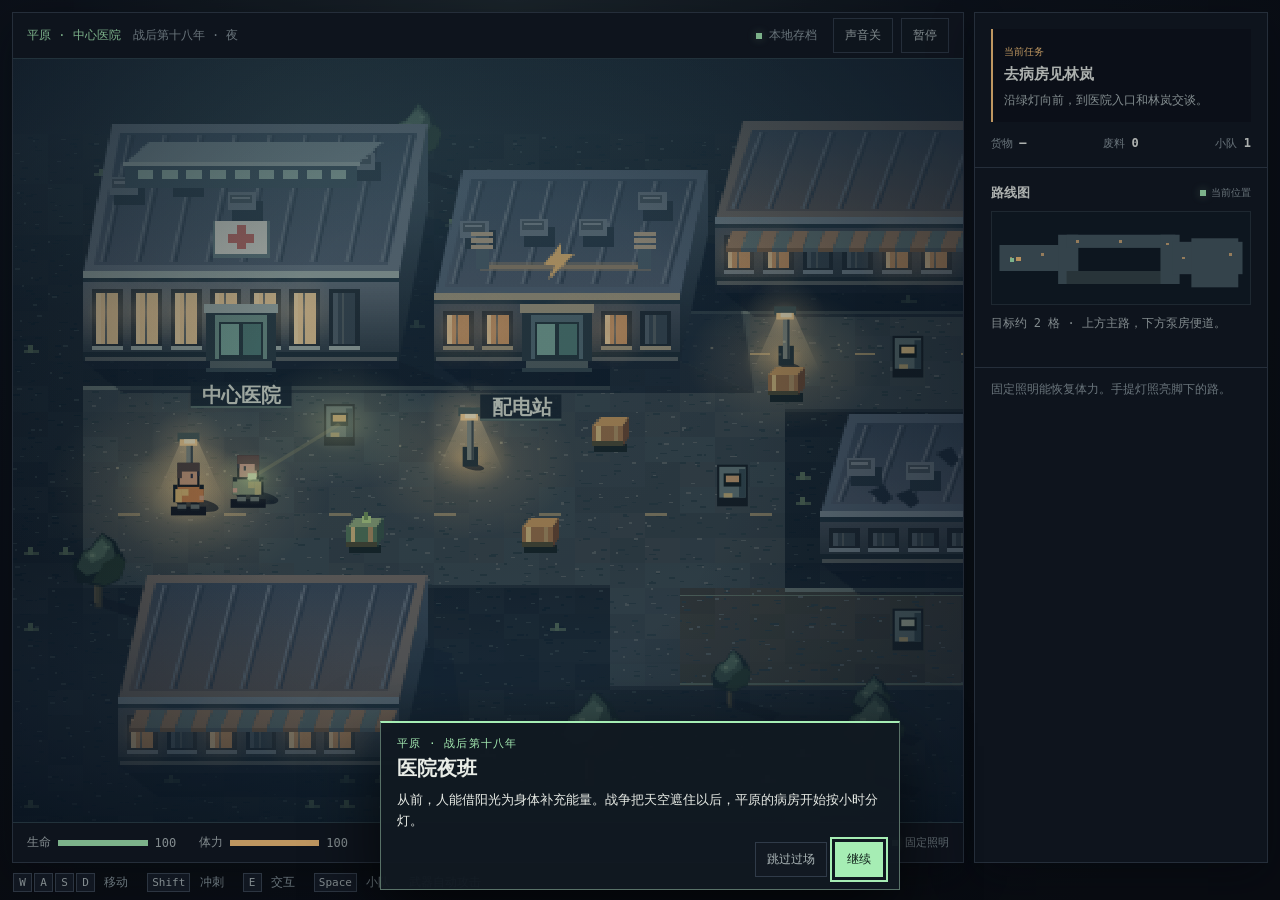
<file: index.html>
<!doctype html>
<html lang="zh-CN">
<head>
  <meta charset="utf-8">
  <meta name="viewport" content="width=device-width, initial-scale=1">
  <title>借昼 · Borrowed Daylight</title>
  <meta name="description" content="《借昼》浏览器游戏">
  <meta http-equiv="refresh" content="0; url=./demo/">
</head>
<body>
  <main>
    <h1>借昼 · Borrowed Daylight</h1>
    <p><a href="./demo/">进入试玩</a></p>
  </main>
</body>
</html>
<!-- Trigger GitHub Pages build -->
</file>
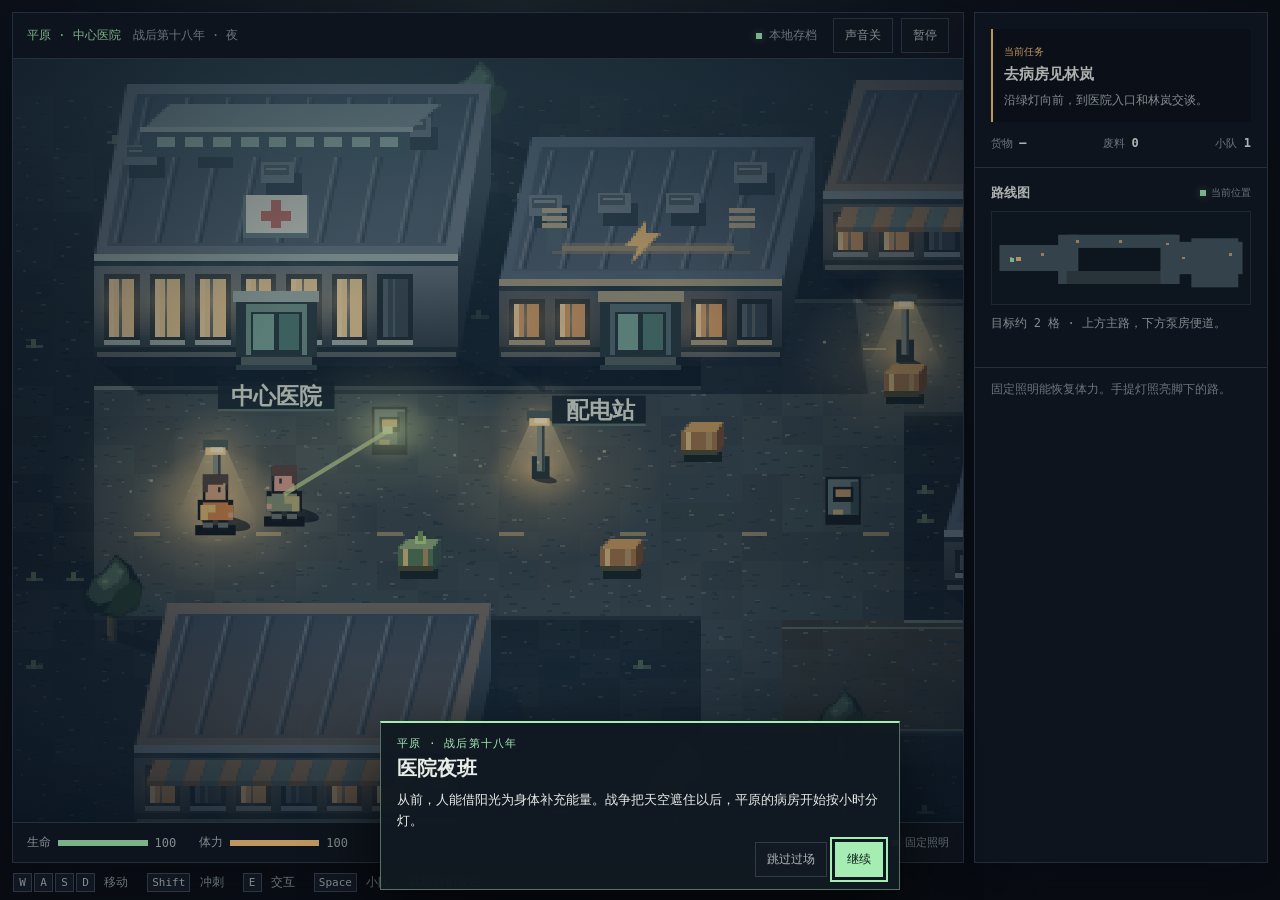
<file: demo/index.html>
<!doctype html>
<html lang="zh-CN">
<head>
  <meta charset="utf-8">
  <meta name="viewport" content="width=device-width, initial-scale=1, viewport-fit=cover">
  <meta name="theme-color" content="#0a0f13">
  <title>借昼 · Borrowed Daylight</title>
  <link rel="stylesheet" href="style.css?v=3">
  <script defer src="world.js?v=2"></script>
  <script defer src="art.js?v=3"></script>
  <script defer src="story.js?v=2"></script>
  <script defer src="game.js?v=3"></script>
</head>
<body>
  <main class="shell">
    <div class="layout">
      <section class="game-panel" aria-label="游戏画面">
        <header class="scene-header">
          <div class="scene-meta"><span id="location">平原 · 中心医院</span><span id="day">战后第十八年 · 夜</span></div>
          <div class="toolbar">
            <span class="save-state"><i aria-hidden="true"></i><span id="save-label">本地存档</span></span>
            <button id="sound" class="small" aria-pressed="false">声音关</button>
            <button id="pause" class="small">暂停</button>
          </div>
        </header>
        <div class="viewport">
          <canvas id="world" width="480" height="288" aria-label="斜俯视像素游戏画面"></canvas>
          <div id="screen-alert" class="screen-alert" hidden></div>
          <div id="prompt" class="prompt" hidden><kbd class="keyboard-hint">E</kbd><span></span></div>
          <div id="dialogue" class="dialogue" hidden>
            <span id="speaker"></span><p id="speech"></p>
          </div>
        </div>
        <div class="status-bar">
          <div class="meter" role="group" aria-label="生命"><span>生命</span><div><i id="hp-bar"></i></div><b id="hp">100</b></div>
          <div class="meter amber" role="group" aria-label="体力"><span>体力</span><div><i id="stamina-bar"></i></div><b id="stamina">100</b></div>
          <div class="light-state"><i id="light-dot" aria-hidden="true"></i><span id="light-label">固定照明</span></div>
        </div>
      </section>
      <aside class="panel" aria-label="任务与地图">
        <div class="mission">
          <div class="objective"><span>当前任务</span><h2 id="goal-title" aria-live="polite">去病房见林岚</h2><p id="goal-text"></p></div>
          <div class="mission-data"><span>货物 <b id="freight">—</b></span><span>废料 <b id="scrap">0</b></span><span>小队 <b id="crew">1</b></span></div>
        </div>
        <div class="map-card">
          <div class="map-title"><h2>路线图</h2><span><i></i>当前位置</span></div>
          <canvas id="map" width="280" height="99" aria-label="路线小地图"></canvas>
          <p id="route-hint"></p>
        </div>
        <div class="field-note" id="field-note">固定照明能恢复体力。手提灯照亮脚下的路。</div>
      </aside>
    </div>
    <footer class="footer">
      <div class="keyboard-controls">
        <span><kbd>W</kbd><kbd>A</kbd><kbd>S</kbd><kbd>D</kbd> 移动</span>
        <span><kbd>Shift</kbd> 冲刺</span><span><kbd>E</kbd> 交互</span>
        <span><kbd>Space</kbd> 小队</span><span>武器自动攻击</span>
      </div>
      <p id="gesture-note" class="gesture-note">拖动画面移动，拖远可冲刺。点按近处标记交互，长按打开小队。</p>
    </footer>
  </main>
  <dialog id="story" aria-labelledby="story-title">
    <div class="story-inner">
      <p id="story-place" class="folio"></p>
      <h2 id="story-title"></h2>
      <div class="story-line" aria-live="polite"><span id="story-speaker"></span><p id="story-text"></p></div>
      <div class="story-actions">
        <button type="button" id="story-skip" class="small">跳过过场</button>
        <button type="button" id="story-next" class="small" autofocus>继续</button>
      </div>
    </div>
  </dialog>
  <dialog id="menu" aria-labelledby="modal-title">
    <div class="dialog-inner">
      <p class="folio" id="modal-label"></p>
      <h2 id="modal-title"></h2>
      <p id="modal-text"></p>
      <div id="rally-meter" class="rally-meter" hidden aria-hidden="true"><i></i><b></b></div>
      <div id="modal-actions" class="actions"></div>
    </div>
  </dialog>
</body>
</html>
</file>
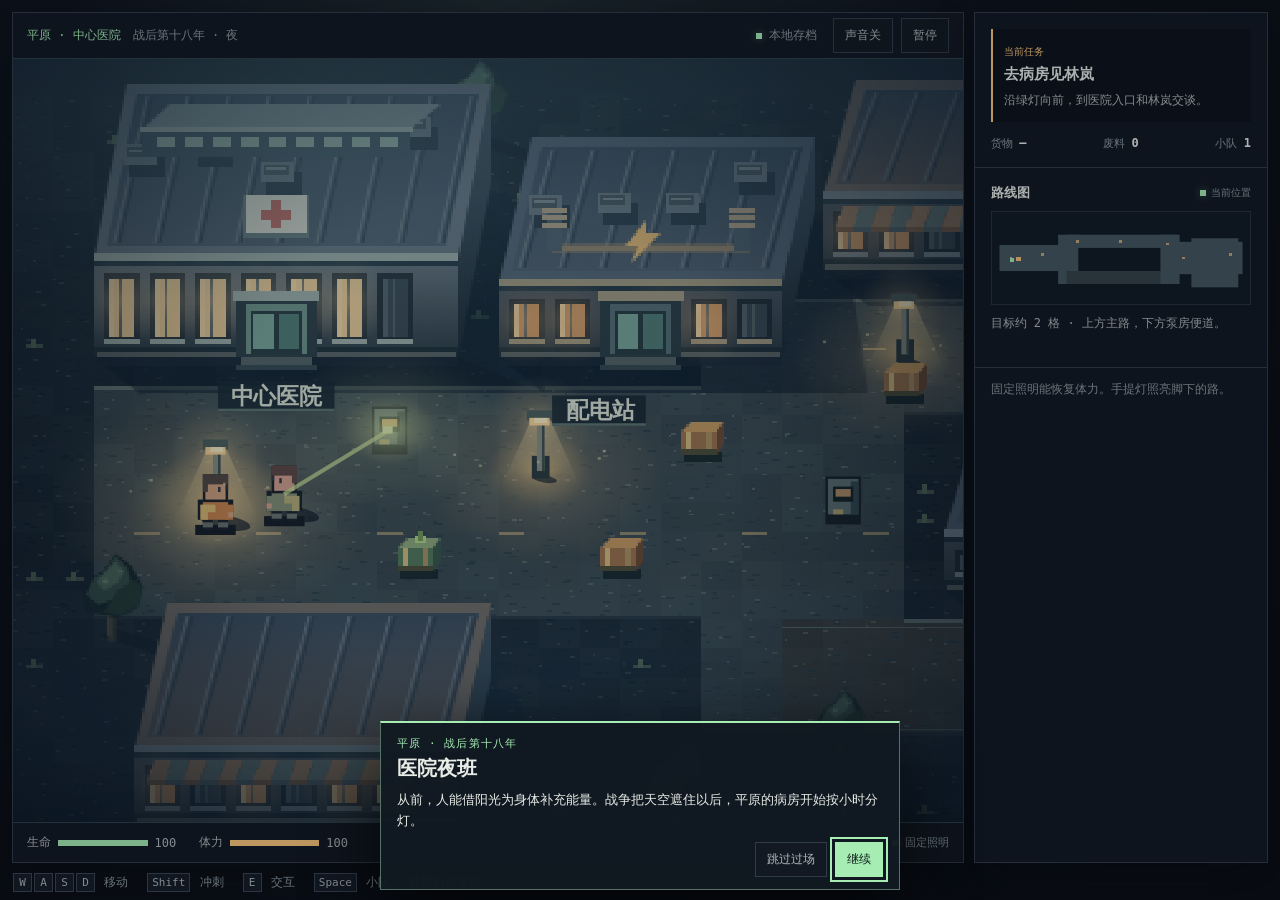
<file: demo/借昼试玩.html>
<!doctype html>
<html lang="zh-CN">
<head>
  <meta charset="utf-8">
  <meta name="viewport" content="width=device-width, initial-scale=1, viewport-fit=cover">
  <meta name="theme-color" content="#0a0f13">
  <title>借昼 · Borrowed Daylight</title>
<style>
:root {
  color-scheme: dark;
  --bg: #0a0d13;
  --panel: #121822;
  --well: #0d121b;
  --line: #303b49;
  --light: #e8ece6;
  --soft: #aeb9ba;
  --dim: #8b999f;
  --green: #a6edb4;
  --amber: #ffc77c;
  font-family: "IBM Plex Mono", ui-monospace, Menlo, monospace;
}
* { box-sizing: border-box; }
html, body { margin: 0; min-height: 100%; }
body {
  background: radial-gradient(ellipse at 40% 0%, #202c32 0, #0e141d 41%, var(--bg) 88%);
  color: var(--light);
}
button { font: inherit; cursor: pointer; }
button:focus-visible { outline: 2px solid var(--green); outline-offset: 3px; }
[hidden] { display: none !important; }
.shell {
  display: grid;
  grid-template-rows: minmax(0, 1fr) auto;
  gap: 10px;
  height: 100vh;
  height: 100dvh;
  padding: max(12px, env(safe-area-inset-top)) max(12px, env(safe-area-inset-right)) max(8px, env(safe-area-inset-bottom)) max(12px, env(safe-area-inset-left));
}
.toolbar, .save-state, .light-state { display: flex; align-items: center; }
h2, p { margin: 0; }
.toolbar { flex: none; gap: 8px; }
.save-state { gap: 7px; font-size: 12px; color: var(--dim); margin-right: 8px; }
.save-state i, .light-state i, .map-title i { width: 6px; height: 6px; display: inline-block; background: var(--green); box-shadow: 0 0 8px #a6edb456; }
.small { padding: 8px 11px; border: 1px solid var(--line); color: var(--soft); background: #121922; font-size: 12px; }
.small:hover { color: var(--green); border-color: var(--green); }
.layout { display: grid; grid-template-columns: minmax(0, 1fr) clamp(220px, 23vw, 297px); grid-template-rows: minmax(0, 1fr); gap: 10px; }
.game-panel, .panel { border: 1px solid var(--line); background: var(--panel); box-shadow: 0 14px 40px #05080965; }
.game-panel { display: grid; grid-template-rows: auto minmax(0, 1fr) auto; }
.panel { min-width: 0; overflow: auto; overscroll-behavior: contain; }
.scene-header, .status-bar { display: flex; align-items: center; justify-content: space-between; gap: 12px; padding: 11px 14px; font-size: 12px; }
.scene-header { padding-block: 5px; }
.scene-meta { display: flex; align-items: baseline; flex-wrap: wrap; gap: 2px 12px; }
#location { color: var(--green); }
#day { color: var(--dim); }
.viewport { position: relative; background: #0b1118; overflow: hidden; border-block: 1px solid #2d414a; }
canvas { display: block; width: 100%; image-rendering: pixelated; }
#world { position: absolute; inset: 0; height: 100%; image-rendering: auto; touch-action: none; user-select: none; -webkit-user-select: none; -webkit-touch-callout: none; }
.screen-alert, .prompt, .dialogue { z-index: 2; position: absolute; }
.screen-alert, .prompt { pointer-events: none; }
.screen-alert { top: 12px; left: 50%; transform: translateX(-50%); max-width: 94%; text-align: center; padding: 6px 10px; border: 1px solid #a77a4d; background: #241a15ee; color: var(--amber); font-size: 12px; }
.prompt { bottom: 13px; left: 50%; transform: translateX(-50%); white-space: nowrap; background: #0b1119eb; border: 1px solid #5b8478; padding: 5px 10px 5px 5px; display: flex; gap: 8px; align-items: center; color: var(--green); font-size: 13px; }
.prompt kbd { color: #152820; background: var(--green); border-color: var(--green); }
.dialogue { left: 11px; bottom: 53px; width: min(325px, calc(100% - 22px)); background: #0c121ce9; border: 1px solid #60695d; padding: 10px 13px; font-size: 13px; box-shadow: 0 3px 0 #0005; pointer-events: none; }
.dialogue span { color: var(--amber); font-size: 11px; }
.dialogue p { margin-top: 4px; line-height: 1.6; }
.status-bar { justify-content: flex-start; flex-wrap: wrap; gap: 19px; }
.meter { display: grid; grid-template-columns: auto clamp(32px, 7vw, 100px) 25px; align-items: center; gap: 7px; color: var(--soft); }
.meter div { height: 6px; background: #242d36; }
.meter i { width: 100%; height: 100%; background: var(--green); display: block; }
.meter.amber i { background: var(--amber); }
.meter b { font-weight: 500; font-variant-numeric: tabular-nums; }
.light-state { margin-left: auto; font-size: 11px; color: var(--dim); gap: 7px; }
.light-state i.dark { background: #70808a; box-shadow: none; }
.mission, .map-card { padding: 16px; }
.folio { font-size: 11px; color: var(--green); letter-spacing: .10em; }
.objective { padding: 11px 11px 12px; background: var(--well); border-left: 2px solid var(--amber); }
.objective > span { font-size: 10px; color: var(--amber); }
.objective h2 { font-size: 15px; margin: 5px 0; line-height: 1.4; }
.objective p, .map-card p, .field-note { font-size: 12px; color: var(--soft); line-height: 1.7; }
.mission-data { display: flex; gap: 11px; justify-content: space-between; margin-top: 14px; font-size: 11px; color: var(--dim); }
.mission-data b { font-size: 12px; font-weight: 550; color: var(--light); }
.map-card { border-top: 1px solid var(--line); }
.map-title { display: flex; align-items: center; justify-content: space-between; gap: 8px; margin-bottom: 9px; }
.map-title h2 { font-size: 13px; }
.map-title span { font-size: 10px; color: var(--dim); }
.map-title i { margin-right: 5px; }
.map-card canvas { background: var(--well); border: 1px solid #27333d; }
.map-card p { margin-top: 8px; min-height: 38px; }
.field-note { padding: 11px 16px; border-top: 1px solid var(--line); color: var(--dim); }
.footer { padding-inline: 1px; font-size: 12px; color: var(--dim); }
.keyboard-controls { display: flex; align-items: center; flex-wrap: wrap; gap: 9px 19px; }
.gesture-note { display: none; color: var(--soft); line-height: 1.55; }
kbd { font: inherit; font-size: 11px; display: inline-block; min-width: 19px; text-align: center; color: var(--soft); border: 1px solid #3a4552; background: #151c27; padding: 2px 4px; margin-right: 2px; }
dialog { max-width: min(560px, calc(100vw - 24px)); width: 100%; padding: 0; color: var(--light); border: 1px solid #587167; background: var(--panel); box-shadow: 0 25px 70px #000a; max-height: calc(100dvh - 22px); }
dialog::backdrop { background: #080f17a9; backdrop-filter: blur(3px); }
#story { inset: auto 0 max(10px, env(safe-area-inset-bottom)); margin: 0 auto; max-width: min(520px, calc(100vw - 20px)); background: #111922f6; border-top: 2px solid var(--green); }
#story::backdrop { background: #05091042; backdrop-filter: none; }
.story-inner { padding: 13px 16px 12px; }
.story-inner h2 { margin: 4px 0 8px; font-size: 20px; }
.story-line { color: var(--light); font-size: 13px; line-height: 1.6; }
#story-speaker { color: var(--amber); font-size: 11px; }
#story-speaker:empty { display: none; }
.story-actions { display: flex; justify-content: flex-end; gap: 8px; margin-top: 10px; }
#story-next { color: #13241d; background: var(--green); border-color: var(--green); }
.dialog-inner { padding: 23px; }
.dialog-inner h2 { margin: 7px 0 9px; font-size: 24px; }
.dialog-inner > p:not(.folio) { color: var(--soft); line-height: 1.65; font-size: 13px; white-space: pre-line; }
.actions { display: grid; gap: 8px; margin-top: 18px; }
.actions button { background: var(--well); padding: 10px 12px; color: var(--light); text-align: left; border: 1px solid #40534e; font-size: 13px; }
.actions button:first-child { border-color: #8dcc9f; }
.actions button:hover:not(:disabled) { background: #20312d; color: var(--green); }
.actions button:disabled { color: var(--dim); cursor: default; }
.actions small { display: block; font-size: 11px; color: var(--dim); line-height: 1.5; margin-top: 4px; }
.rally-meter { position: relative; height: 11px; margin-top: 17px; background: #28343f; }
.rally-meter i { position: absolute; inset: 0 auto 0 58%; width: 19%; background: #76ae86; }
.rally-meter b { position: absolute; top: -2px; bottom: -2px; left: 0; width: 3px; background: var(--amber); }
@media (max-width: 860px) {
  .save-state { display: none; }
  .mission, .map-card { padding: 12px; }
}
@media (max-width: 700px), (max-height: 540px) {
  .shell {
    gap: 5px;
    padding: max(5px, env(safe-area-inset-top)) max(6px, env(safe-area-inset-right)) max(5px, env(safe-area-inset-bottom)) max(6px, env(safe-area-inset-left));
  }
  .layout { gap: 5px; }
  .scene-header, .status-bar { padding: 5px 8px; gap: 8px; }
  .scene-header { font-size: 10px; }
  .toolbar { gap: 5px; }
  .small { min-height: 32px; padding: 4px 7px; }
  .status-bar { font-size: 11px; }
  .meter { grid-template-columns: auto clamp(30px, 7vw, 74px) 3ch; gap: 4px; }
  .field-note { display: none; }
  .mission, .map-card { padding: 7px 8px; }
  .objective { padding: 3px 7px; }
  .objective h2 { margin: 2px 0; font-size: 13px; }
  .objective p, .map-card p { font-size: 11px; line-height: 1.45; }
  .mission-data { margin-top: 5px; }
  .map-title { margin-bottom: 5px; }
  .map-card p { min-height: 0; margin-top: 5px; }
  .dialogue { bottom: 33px; padding: 5px 8px; font-size: 11px; max-width: 76%; }
  .prompt { bottom: 4px; font-size: 11px; padding-block: 2px; }
  .screen-alert { top: 5px; font-size: 10px; padding: 3px 5px; }
  .footer { font-size: 10px; }
}
@media (max-width: 700px) {
  .layout { grid-template-columns: minmax(0, 1fr); grid-template-rows: minmax(0, 1fr) auto; }
  .map-card { display: none; }
}
@media (orientation: landscape) and (max-height: 540px) {
  .layout { grid-template-columns: minmax(0, 1fr) clamp(155px, 25vw, 230px); grid-template-rows: minmax(0, 1fr); }
  .map-card { display: block; }
  .story-inner { padding: 8px 12px; }
  .story-inner h2 { margin-block: 2px 4px; font-size: 16px; }
  .story-actions { margin-top: 5px; }
}
@media (orientation: landscape) and (max-height: 360px) {
  .scene-header, .status-bar, .map-card { padding-block: 3px; }
  .map-card canvas { width: min(100%, 120px); margin-inline: auto; }
}
@media (hover: none) and (pointer: coarse) {
  .keyboard-hint, .keyboard-controls { display: none; }
  .gesture-note { display: block; }
}
</style>
</head>
<body>
  <main class="shell">
    <div class="layout">
      <section class="game-panel" aria-label="游戏画面">
        <header class="scene-header">
          <div class="scene-meta"><span id="location">平原 · 中心医院</span><span id="day">战后第十八年 · 夜</span></div>
          <div class="toolbar">
            <span class="save-state"><i aria-hidden="true"></i><span id="save-label">本地存档</span></span>
            <button id="sound" class="small" aria-pressed="false">声音关</button>
            <button id="pause" class="small">暂停</button>
          </div>
        </header>
        <div class="viewport">
          <canvas id="world" width="480" height="288" aria-label="斜俯视像素游戏画面"></canvas>
          <div id="screen-alert" class="screen-alert" hidden></div>
          <div id="prompt" class="prompt" hidden><kbd class="keyboard-hint">E</kbd><span></span></div>
          <div id="dialogue" class="dialogue" hidden>
            <span id="speaker"></span><p id="speech"></p>
          </div>
        </div>
        <div class="status-bar">
          <div class="meter" role="group" aria-label="生命"><span>生命</span><div><i id="hp-bar"></i></div><b id="hp">100</b></div>
          <div class="meter amber" role="group" aria-label="体力"><span>体力</span><div><i id="stamina-bar"></i></div><b id="stamina">100</b></div>
          <div class="light-state"><i id="light-dot" aria-hidden="true"></i><span id="light-label">固定照明</span></div>
        </div>
      </section>
      <aside class="panel" aria-label="任务与地图">
        <div class="mission">
          <div class="objective"><span>当前任务</span><h2 id="goal-title" aria-live="polite">去病房见林岚</h2><p id="goal-text"></p></div>
          <div class="mission-data"><span>货物 <b id="freight">—</b></span><span>废料 <b id="scrap">0</b></span><span>小队 <b id="crew">1</b></span></div>
        </div>
        <div class="map-card">
          <div class="map-title"><h2>路线图</h2><span><i></i>当前位置</span></div>
          <canvas id="map" width="280" height="99" aria-label="路线小地图"></canvas>
          <p id="route-hint"></p>
        </div>
        <div class="field-note" id="field-note">固定照明能恢复体力。手提灯照亮脚下的路。</div>
      </aside>
    </div>
    <footer class="footer">
      <div class="keyboard-controls">
        <span><kbd>W</kbd><kbd>A</kbd><kbd>S</kbd><kbd>D</kbd> 移动</span>
        <span><kbd>Shift</kbd> 冲刺</span><span><kbd>E</kbd> 交互</span>
        <span><kbd>Space</kbd> 小队</span><span>武器自动攻击</span>
      </div>
      <p id="gesture-note" class="gesture-note">拖动画面移动，拖远可冲刺。点按近处标记交互，长按打开小队。</p>
    </footer>
  </main>
  <dialog id="story" aria-labelledby="story-title">
    <div class="story-inner">
      <p id="story-place" class="folio"></p>
      <h2 id="story-title"></h2>
      <div class="story-line" aria-live="polite"><span id="story-speaker"></span><p id="story-text"></p></div>
      <div class="story-actions">
        <button type="button" id="story-skip" class="small">跳过过场</button>
        <button type="button" id="story-next" class="small" autofocus>继续</button>
      </div>
    </div>
  </dialog>
  <dialog id="menu" aria-labelledby="modal-title">
    <div class="dialog-inner">
      <p class="folio" id="modal-label"></p>
      <h2 id="modal-title"></h2>
      <p id="modal-text"></p>
      <div id="rally-meter" class="rally-meter" hidden aria-hidden="true"><i></i><b></b></div>
      <div id="modal-actions" class="actions"></div>
    </div>
  </dialog>
<script>
"use strict";

const TILE = 16;
const WIDTH = 66;
const HEIGHT = 28;

const MAPS = [
  {
    origin: {x: 5, y: 14.5},
    areas: [[2,10,18,18], [17,7,22,22], [19,7,47,11], [19,18,47,22], [43,7,48,22], [46,9,64,19], [51,8,63,23]],
    lamps: [[5,14,4], [13,13,3], [22,9,2.8], [33,9,2.8], [45,10,2.9], [49,14,3], [61,13,2.8]],
    buildings: [
      [2,3,9,6,"hospital"], [12,4,7,5,"power"], [3,20,8,5,"shop"],
      [20,2,8,4,"shop"], [30,2,10,4,"warehouse"], [48,2,13,5,"station"],
      [23,13,9,4,"ruin"], [35,13,7,4,"ruin"], [47,21,5,4,"shop"]
    ],
    labels: [[6.5,10.6,"中心医院"], [14.5,11.1,"配电站"], [29,7.55,"灯廊"], [29,21.55,"泵房便道"], [51.5,9.5,"旧地铁站"]],
    points: {
      hospital: [6.7,14.2], wardMeter: [9.3,12], supply: [13.4,13.3], fork: [20.5,14.4],
      northMarker: [25.5,9.3], southMarker: [25.5,20.1], scout: [48.4,14.2],
      gate: [35.2,20], road: [37.3,9.0], intake: [51.0,14.3], batteryRack: [52.1,14.3],
      lever: [54.2,10.0], socket: [61.2,13.8], power: [62.3,15.7],
      borrow: [48.5,10.1], mirror: [59.4,9.0], nameA: [52.2,18.1], nameB: [60.8,18.5],
      acheng: [63.0,17.5], seedlings: [61.1,19.3], ticketMachine: [57.5,14.2]
    }
  },
  {
    origin: {x: 5, y: 14.5},
    areas: [[2,10,19,18], [16,7,22,22], [19,7,48,11], [19,18,48,22], [43,7,49,22], [46,8,64,22]],
    lamps: [[5,14,4], [12,13,3], [24,9,3], [34,9,2.8], [44,14,3], [52,14,3], [63,16,2.6]],
    buildings: [
      [2,3,10,6,"station"], [13,4,5,5,"greenhouse"], [3,20,10,5,"shop"],
      [21,2,8,4,"warehouse"], [38,2,6,4,"power"], [53,2,10,5,"warehouse"],
      [52,23,11,4,"greenhouse"], [22,13,6,4,"ruin"]
    ],
    labels: [[7,10.6,"驿站"], [31.5,7.55,"高架车道"], [30,21.55,"泵房便道"], [49.5,8.6,"桥头控制柜"], [60.7,21.4,"对岸温室"]],
    points: {
      stockA: [10.5,13.2], stockB: [14.0,12.8], stockC: [14.0,16.3], yehe: [8.0,16.7],
      pump: [33.7,20.0], rack: [47.5,14.5], console: [50.3,14.0],
      towerA: [51.0,9.7], towerB: [52.2,17.5], towerC: [46.2,12.0],
      reclaim: [53.3,14.5], delivery: [63.2,14.7], power: [62.0,18.6],
      court: [10.7,17.1], farm: [16.1,11.0], relief: [16.0,16.5]
    }
  }
];

const CH1_GOALS = {
  hospital: ["去病房见林岚", "沿绿灯向前，到医院入口和林岚交谈。", "hospital"],
  ward: ["抄录病房备用电表", "到林岚右上方的电表，记下病房维持照明和诊疗所需的电量。", "wardMeter"],
  workorder: ["领取断电工单", "到配电站核对医院与旧站共用的备用线路。", "supply"],
  relay: ["检查分岔口的分线箱", "沿配电站东边的主路走，确认两条线路通往哪里。", "fork"],
  routeSurvey: ["任选一条路核对标记", "向北查灯廊的示廓灯，或向南查泵房的反光牌。确认一个标记即可。", "northMarker"],
  scout: ["沿选好的路线去旧站", "到站口与梁砚核对照明箱。遇到巡逻机，靠近时扳手会自动反击。", "scout"],
  collect: ["回配电站领取电池", "同一组电池可以用车拉，也可以停下车、卸下一箱手提。", "supply"],
  transport: ["把电池送到检票区外的接应位", "推车走北边灯廊。手提可走南边泵房，门闩和铺好的路会保留。", "intake"],
  inspection: ["空手释放北侧检修闸", "电池已放在入口接应位。去轨道北侧扳下闸杆，再回来取电池。", "lever"],
  stationBoss: ["穿过验票区，接上电池", "躲开橙色警示带。广播停顿时可接线，击停验票机也能接线。", "socket"],
  audit: ["到配电台核实现有电量", "测试灯已经亮起。往南走到配电台，听完医院和站台的用电需求。", "power"],
  power: ["决定今夜如何供电", "查看医院和站台的需求，确认方案及明早的接货安排。", "power"],
  complete: ["在驿站接下一趟运苗工单", "站台已恢复照明。回配电台处理交接手续。", "power"]
};
const CH2_GOALS = {
  collect: ["到驿站领取两箱幼苗", "接货位置取决于昨晚选定的配电方案。", "stock"],
  transport: ["把两箱幼苗送到桥头", "高架可整车运输。走泵房便道时，可分两次在接应架交货。", "rack"],
  defensePrep: ["布置桥头防线", "在标出的工位建塔，或到控制柜确认守线。作业灯占用 1 格电。", "console"],
  defenseWave: ["守住桥头控制柜", "清除两波检修机，优先拦下靠近控制柜的干扰机。", "console"],
  bridgeBoss: ["把两箱幼苗运到对岸", "在桥头取货。看摊铺车预警，沿空出的通道穿越。", "delivery"],
  power: ["决定第一批余电的去向", "温室和居民抢修点都有保底电量，额外 1 格电先供一边。", "power"],
  complete: ["补给交付完成", "桥已通车。到配电台查看交付、设施和小队结算。", "power"]
};

const ENEMIES = {
  patrol: {hp: 36, speed: 1.65, color: "#9ba6ad"},
  thief: {hp: 24, speed: 2.15, color: "#cb975d"},
  jammer: {hp: 30, speed: 1.35, color: "#aa8aae"}
};
</script>
<script>
"use strict";

const art = (() => {
  const pitch = .72;
  const skyMargin = 52;
  const foregroundMargin = 24;
  const colors = {
    road: ["#394a53", "#3c4c53", "#3b4e56", "#364750"],
    mud: ["#3c4442", "#414745", "#383f40", "#3e4546"],
    earth: ["#182936", "#1b2b37", "#1d2e3a", "#192a37"]
  };
  function box(ctx, x, y, w, h, color) {
    ctx.fillStyle = color;
    ctx.fillRect(Math.floor(x), Math.floor(y), w, h);
  }
  function rand(x, y, i = 0) {
    let value = Math.imul(x + i * 313, 1597334677) ^ Math.imul(y + 31, 3812015801);
    value = Math.imul(value ^ value >>> 16, 2246822519);
    return ((value ^ value >>> 13) >>> 0) / 4294967296;
  }
  function roadAt(map, x, y) {
    return map.areas.some(([l,t,r,b]) => x >= l && x < r && y >= t && y < b);
  }
  function pathLine(ctx, x1, y1, x2, y2, color, width = 1) {
    ctx.beginPath(); ctx.moveTo(x1, y1); ctx.lineTo(x2, y2);
    ctx.strokeStyle = color; ctx.lineWidth = width; ctx.stroke();
  }
  function polygon(ctx, points, fill) {
    ctx.beginPath();
    ctx.moveTo(...points[0]);
    for (const point of points.slice(1)) ctx.lineTo(...point);
    ctx.closePath();
    ctx.fillStyle = fill;
    ctx.fill();
  }
  function gradient(ctx, top, bottom, start, end) {
    const fill = ctx.createLinearGradient(0, top, 0, bottom);
    fill.addColorStop(0, start);
    fill.addColorStop(1, end);
    return fill;
  }
  function surface(width, height) {
    const image = document.createElement("canvas");
    image.width = width;
    image.height = height;
    return image;
  }
  function tree(size) {
    const image = surface(34, 48);
    const ctx = image.getContext("2d");
    ctx.translate(17, 43);
    ctx.scale(size, size);
    box(ctx,-2,-19,4,22,"#40453c");
    box(ctx,-2,-15,1,15,"#7b7055");
    polygon(ctx,[[-13,-12],[-15,-22],[-10,-30],[-4,-33],[2,-42],[10,-36],[16,-25],[13,-14],[3,-9]],"#172b32");
    polygon(ctx,[[-13,-21],[-9,-30],[-4,-32],[2,-41],[8,-35],[10,-28],[6,-20],[-7,-16]],"#39554e");
    polygon(ctx,[[-8,-28],[-3,-33],[2,-38],[6,-33],[4,-28],[-4,-23]],"#527264");
    polygon(ctx,[[3,-23],[12,-29],[16,-24],[13,-15],[4,-10],[-4,-12]],"#274039");
    box(ctx,-5,-29,3,2,"#72917b");
    box(ctx,3,-34,3,2,"#638271");
    return image;
  }
  function crate(ctx, x, y, type = 0, scale = 1) {
    ctx.save(); ctx.translate(Math.round(x), Math.round(y)); ctx.scale(scale,scale);
    box(ctx,-7,3,15,4,"#192b30");
    polygon(ctx,[[-8,-5],[-4,-9],[9,-9],[6,-5]],type?"#8daa7e":"#c29a62");
    polygon(ctx,[[6,-5],[9,-9],[9,0],[6,4]],type?"#38584f":"#694c39");
    box(ctx,-8,-5,14,9,type?"#53795e":"#99744f");
    box(ctx,-8,2,14,2,"#4b4e3c");
    box(ctx,-6,-5,2,7,"#d2bb82"); box(ctx,2,-5,2,7,"#aa9166");
    if(type){box(ctx,-1,-10,4,3,"#b2d48a");box(ctx,0,-12,2,4,"#72985e");}
    ctx.restore();
  }
  function structure([tx,ty,tw,th,kind]) {
    const w = tw*TILE, depth = Math.round(th*TILE*pitch), slant = 13;
    const hospital = kind==="hospital", station = kind==="station", power = kind==="power";
    const glass = kind==="greenhouse", ruined = kind==="ruin";
    const top = 12, eave = top+depth, height = hospital?39:station?34:ruined?22:29, base = eave+height;
    const image = surface(w+slant+3, base+6);
    const ctx = image.getContext("2d");
    const shop = kind==="shop", warehouse = kind==="warehouse";
    const roof = glass?"#679589":station?"#597983":hospital?"#677785":shop?"#746f6a":warehouse?"#526b78":"#526678";
    const wall = glass?"#477068":hospital?"#657480":station?"#48646b":"#485663";
    const trim = glass?"#8abd9b":hospital?"#a0b1ad":station?"#87a79b":power?"#a19b83":"#798c97";
    polygon(ctx,[[w,eave],[w+slant,top],[w+slant,top+height],[w,base]],gradient(ctx,top,base,"#415666","#1a2b38"));
    box(ctx,0,eave,w,height,gradient(ctx,eave,base,wall,"#293a45"));
    box(ctx,0,base-4,w,4,"#1d303b");
    box(ctx,1,base-2,w-2,2,"#586467");
    polygon(ctx,[[0,eave],[slant,top],[w+slant,top],[w,eave]],roof);
    const roofFront=glass?"#537f72":shop?"#635e5d":warehouse?"#4c6570":"#506071";
    polygon(ctx,[[5,eave-5],[slant+4,top+4],[w+slant-5,top+4],[w-5,eave-5]],gradient(ctx,top,eave,glass?"#406b6a":"#384d60",roofFront));
    for(let dx=8;dx<w-5;dx+=glass?10:16){
      pathLine(ctx,dx+slant,top+5,dx,eave-6,glass?"#86b09c":"#6b7b88",glass?2:1);
      pathLine(ctx,dx+slant+2,top+5,dx+2,eave-6,glass?"#4f7d73":"#304354");
      if(glass)box(ctx,dx+2,eave-20,5,10,"#9ec18265");
    }
    if(!glass&&!shop&&!station)for(let i=0;i<Math.floor(w/27);i++){
      const x=12+i*27,y=top+10+rand(tx+i,ty)*Math.max(6,depth-33);
      box(ctx,x+2,y+4,14,9,"#273b4a");box(ctx,x,y,13,8,"#687986");
      box(ctx,x+1,y+1,10,4,"#465763");box(ctx,x+2,y+2,8,1,"#7b8a93");
    }
    if(ruined)for(let i=0;i<6;i++){
      const x=17+rand(tx+i,ty,4)*(w-27),y=top+8+rand(tx,ty+i,5)*(depth-16);
      polygon(ctx,[[x-3,y],[x+4,y-3],[x+8,y+3],[x+4,y+6]],"#203344");
    }
    if(hospital){
      polygon(ctx,[[19,top+18],[30,top+8],[w-7,top+8],[w-19,top+18]],"#80949b");
      box(ctx,19,top+18,w-38,11,"#3e5664");
      for(let x=25;x<w-24;x+=11)box(ctx,x,top+21,7,4,"#9cbbb0");
      box(ctx,18,top+17,w-36,2,"#a2b3b2");
    }
    if(power){
      pathLine(ctx,21,eave-14,w-13,eave-14,"#93856f",3);
      for(const x of [22,w-16]){
        box(ctx,x-3,eave-30,6,17,"#4b616e");
        for(let y=eave-30;y<eave-21;y+=3)box(ctx,x-5,y,10,2,"#b4a58c");
      }
    }
    if(station){
      polygon(ctx,[[18,top+25],[35,top+11],[w-9,top+11],[w-22,top+25]],"#6c9195");
      box(ctx,18,top+25,w-40,5,"#3e626b");
      for(let x=31;x<w-27;x+=16)pathLine(ctx,x+12,top+12,x,top+24,"#97b3a9");
    }
    box(ctx,0,eave-2,w,3,trim);
    box(ctx,0,eave+1,w,2,"#213846");
    const windowY=eave+8;
    for(let x=6;x<w-14;x+=18){
      const lit=rand(tx+x,ty,1)>(ruined?.87:hospital?.22:.43);
      box(ctx,x-2,windowY-2,14,height-12,"#202f3a");
      box(ctx,x,windowY,10,height-16,lit?(glass?"#9bdc93":hospital?"#efd09a":"#cf9965"):"#374955");
      box(ctx,x,windowY,2,height-16,lit?"#f5dcab":"#50626d");
      box(ctx,x+4,windowY,1,height-16,"#536267");
      box(ctx,x-2,base-7,14,2,trim);
      if(lit)glow(ctx,x+4,windowY+height*.22,18,hospital?"#ffd7a0":glass?"#9fdd9c":"#dcab76");
    }
    if(shop){
      for(let x=5;x<w-8;x+=7){
        const tone=(x-5)%14===0;
        polygon(ctx,[[x+3,eave+4],[x+10,eave+4],[x+7,eave+12],[x,eave+12]],tone?"#a38467":"#677d7d");
        box(ctx,x,eave+12,7,2,tone?"#82674e":"#556870");
      }
    }
    if(hospital||station||power){
      const x=Math.floor(w/2);
      box(ctx,x-16,base-26,32,26,"#293d47");
      box(ctx,x-12,base-21,24,20,hospital?"#6e948b":"#526e77");
      box(ctx,x-10,base-18,20,17,"#263b43");
      box(ctx,x-9,base-17,8,14,"#77a79a");
      box(ctx,x+1,base-17,8,14,"#4e7c77");
      box(ctx,x-17,base-26,34,4,trim);
      box(ctx,x-14,base,28,3,"#526366");
      box(ctx,x-16,base+3,32,2,"#334852");
      if(hospital){
        box(ctx,x-13,eave-25,26,17,"#637d82");
        box(ctx,x-12,eave-25,24,15,"#e1e2d6");
        box(ctx,x-2,eave-23,4,11,"#c46c65");
        box(ctx,x-6,eave-19,12,4,"#c46c65");
      } else if(power){
        polygon(ctx,[[x+2,eave-25],[x-6,eave-15],[x-1,eave-15],[x-4,eave-8],[x+8,eave-20],[x+2,eave-20]],"#e6ba75");
      } else {
        box(ctx,x-17,eave-17,34,7,"#244956");
        for(let i=-12;i<14;i+=5)box(ctx,x+i,eave-15,3,3,"#a3cdb0");
      }
    }
    return {x:tx*TILE,y:(ty+th)*TILE,lift:base,image};
  }
  function terrain(map, chapter) {
    const ground = surface(WIDTH*TILE, HEIGHT*TILE);
    const ctx = ground.getContext("2d");
    const reflections = [];
    for(let y=0;y<HEIGHT;y++) for(let x=0;x<WIDTH;x++){
      const px=x*TILE, py=y*TILE, noise=rand(x,y);
      const onRoad=roadAt(map,x+.5,y+.5);
      const water=chapter===2 && x>=27 && x<=51 && y>=11 && y<=18 && !onRoad;
      const set=onRoad?(y>=18&&x>18&&x<45?colors.mud:colors.road):colors.earth;
      box(ctx,px,py,TILE,TILE,water?(noise>.53?"#25475a":"#284c5e"):set[Math.floor(noise*set.length)]);
      if(water){
        box(ctx,px+rand(x,y,3)*8,py+4,6,1,"#3b6571");
        if(noise>.44&&y>11)reflections.push([px+1,py+5+rand(x,y,4)*8,noise]);
      } else {
        for(let i=0;i<6;i++){
          const shade=onRoad?(i<2?"#576569":"#2c424b"):(i<2?"#30434c":"#122735");
          box(ctx,px+rand(x,y,i+13)*13,py+rand(y,x,i+7)*14,1+(i%3),1,shade);
        }
        if(onRoad&&!roadAt(map,x+.5,y-.5))box(ctx,px,py,16,2,"#687b79");
        if(onRoad&&!roadAt(map,x+.5,y+1.5))box(ctx,px,py+14,16,2,"#263742");
        if(!onRoad&&noise>.91){box(ctx,px+5,py+9,7,2,"#496157");box(ctx,px+7,py+6,2,5,"#577360");}
      }
    }
    for(let x=3;x<65;x++){
      if(x%3===0){
        if(roadAt(map,x+.5,15.1))box(ctx,x*TILE,15*TILE,10,2,"#8e886e");
        if(x>=19&&x<46)box(ctx,x*TILE,8.7*TILE,9,1,"#a79a73");
      }
      if(x>=19&&x<45){
        box(ctx,x*TILE,18.3*TILE,16,1,"#60766c");
        box(ctx,x*TILE,21.75*TILE,16,1,"#61786d");
      }
    }
    if(chapter===1){
      for(let x=49;x<64;x++)for(const y of [11.1,16.6]){
        box(ctx,x*TILE,y*TILE,16,9,"#343745");
        box(ctx,x*TILE+5,y*TILE-1,3,11,"#6c5d51");
        box(ctx,x*TILE,y*TILE+1,16,1,"#a59e84");
        box(ctx,x*TILE,y*TILE+7,16,1,"#787969");
      }
    } else {
      for(let x=27;x<=51;x++){
        if(roadAt(map,x+.5,11.5)||!roadAt(map,x+.5,10.5))continue;
        const px=x*TILE,bank=11*TILE;
        box(ctx,px,bank-2,TILE,2,"#a4a6a0");
        box(ctx,px,bank,TILE,11,"#536a73");
        box(ctx,px,bank+8,TILE,3,"#334d5d");
        box(ctx,px,bank+11,TILE,3,"#193747");
        if(x%3===0){
          box(ctx,px+4,bank,6,16,"#415a68");
          box(ctx,px+4,bank,2,15,"#7b9093");
          box(ctx,px+1,bank+16,13,2,"#5b8a8c");
        }
      }
      for(let x=45;x<64;x++)for(const y of [8.5,11.8,16.4,20.2]){
        box(ctx,x*TILE,y*TILE,16,2,"#97a5a4");
        box(ctx,x*TILE,y*TILE+3,4,5,"#486374");
      }
    }
    const scenery = map.buildings.map(structure);
    for(const [tx,ty,tw,th] of map.buildings){
      const x=tx*TILE,y=ty*TILE,w=tw*TILE,h=th*TILE;
      polygon(ctx,[[x,y+h],[x+w,y+h],[x+w+34,y+h+20],[x+18,y+h+20]],"#0b1c2b88");
      polygon(ctx,[[x+w,y],[x+w+24,y+9],[x+w+34,y+h+20],[x+w,y+h]],"#102335a0");
      box(ctx,x,y+h-2,w,7,"#1a2b3b9f");
    }
    const trees = [.59,.77,.97].map(tree);
    for(let x=1;x<WIDTH-1;x++)for(let y=1;y<HEIGHT-1;y++){
      const chance=rand(x,y,6);
      if(chance<.937||roadAt(map,x+.5,y+.5)||map.buildings.some(([a,b,w,h])=>x>=a-1&&x<=a+w&&y>=b-1&&y<=b+h))continue;
      if(chapter===2&&x>=27&&x<=51&&y>=11&&y<=18)continue;
      const px=x*TILE+7,py=y*TILE+9;
      scenery.push({x:px-17,y:py,lift:43,image:trees[Math.floor(rand(x,y,7)*trees.length)]});
      polygon(ctx,[[px-5,py],[px+3,py-3],[px+23,py+6],[px+19,py+11]],"#101e2c94");
    }
    const crates = [0,1].map(type=>{
      const image=surface(24,21);
      crate(image.getContext("2d"),12,13,type);
      return image;
    });
    for(const [x,y,type] of [[15,16,0],[17,12,0],[22,10,0],[40,20,0],[48,12,0],[57,18,1],[10,16,1],[53,10,0]]){
      scenery.push({x:x*TILE-12,y:y*TILE,lift:13,image:crates[type]});
    }
    return {ground, scenery, reflections};
  }
  function drawFloor(ctx, scene, time) {
    const width=WIDTH*TILE, height=HEIGHT*TILE;
    ctx.drawImage(scene.ground,0,0);
    box(ctx,0,-skyMargin/pitch,width,skyMargin/pitch+1,gradient(ctx,-skyMargin/pitch,0,"#081621","#192a37"));
    box(ctx,0,height,width,foregroundMargin/pitch+1,gradient(ctx,height,height+foregroundMargin/pitch,"#192a37","#08141d"));
    for(const [x,y,seed] of scene.reflections){
      const shimmer=Math.sin(seed*28+time*(1.2+seed));
      box(ctx,x+2+shimmer*1.8,y,5+seed*6,1,shimmer>.36?"#82b1b488":"#426a7888");
    }
  }
  function shadow(ctx,x,y,width=10) {
    ctx.beginPath();
    ctx.ellipse(x+width*.4,y+3,width,width*.39,.25,0,Math.PI*2);
    ctx.fillStyle="#0b1826a6";
    ctx.fill();
  }
  function person(ctx,x,y,look,step=0,flip=1) {
    ctx.save();ctx.translate(Math.round(x),Math.round(y));ctx.scale(flip,1);
    box(ctx,-8,3,16,4,"#141d28");
    box(ctx,-5,-1+step,4,6,"#19232d");box(ctx,1,-1-step,4,6,"#19232d");
    box(ctx,-5,2+step,4,2,"#687473");box(ctx,1,2-step,4,2,"#687473");
    box(ctx,-7,-7,14,8,"#15222b");box(ctx,-5,-7,10,8,look.coat);box(ctx,-6,-5,3,6,look.trim);
    box(ctx,4,-5,3,6,look.coat);box(ctx,5,-2,2,2,look.skin);
    box(ctx,-5,-17,10,11,"#1a2229");box(ctx,-4,-15,8,8,look.skin);
    box(ctx,-5,-17,10,4,look.hair);box(ctx,-5,-14,2,4,look.hair);
    box(ctx,1,-12,1,2,"#303646");box(ctx,4,-13,1,2,"#303646");
    box(ctx,-3,-5,3,3,look.trim);ctx.restore();
  }
  const looks={
    player:{coat:"#cd864e",trim:"#e4c077",skin:"#d3a482",hair:"#524744"},
    sister:{coat:"#808e75",trim:"#b5ad79",skin:"#d2a08f",hair:"#5c4746"},
    engineer:{coat:"#567b88",trim:"#86bbb0",skin:"#b38d72",hair:"#425562"},
    child:{coat:"#9e8c61",trim:"#dbbd6c",skin:"#d1a181",hair:"#443b3f"},
    grower:{coat:"#68805c",trim:"#bfab69",skin:"#d5a77c",hair:"#574a46"}
  };
  function robot(ctx,x,y,e,t){
    const boss=e.kind==="station"||e.kind==="bridge";
    ctx.save();ctx.translate(Math.round(x),Math.round(y));if(boss)ctx.scale(2.4,2.4);
    const anim=Math.floor(t*6)%2;
    const color=e.kind==="thief"?"#b18f67":e.kind==="jammer"?"#977b9d":"#8b9ba4";
    box(ctx,-10,2,20,5,"#15202a");
    box(ctx,-10,-4,5,9,"#283138");box(ctx,5,-4,5,9,"#283138");
    box(ctx,-10,-3+anim,5,2,"#52616a");box(ctx,5,-3+anim,5,2,"#52616a");
    box(ctx,-7,-11,14,13,"#344550");box(ctx,-6,-10,12,8,color);
    box(ctx,-6,-9,11,2,"#bac3bc");box(ctx,-5,-6,10,4,"#292d38");
    box(ctx,-2,-5,4,2,e.hurt>0?"#fff3c2":boss?"#efbf66":"#e28c79");
    if(e.kind==="thief"){box(ctx,-9,-8,3,5,"#d6ad7f");box(ctx,6,-8,3,5,"#d6ad7f");}
    if(e.kind==="jammer"){box(ctx,1,-15,1,5,"#c8a4ce");box(ctx,0,-16,3,2,"#c8a4ce");}
    if(boss){box(ctx,-10,-14,20,3,"#4e6769");box(ctx,-8,-14,3,2,"#e4b86b");box(ctx,5,-14,3,2,"#e4b86b");}
    ctx.restore();
  }
  function glow(ctx,x,y,r,tint){
    const g=ctx.createRadialGradient(x,y,0,x,y,r);
    g.addColorStop(0,tint+"70");g.addColorStop(.45,tint+"24");g.addColorStop(1,tint+"00");
    ctx.fillStyle=g;ctx.fillRect(x-r,y-r,r*2,r*2);
  }
  return {pitch,skyMargin,foregroundMargin,box,pathLine,terrain,drawFloor,shadow,person,robot,crate,glow,looks,roadAt};
})();
</script>
<script>
"use strict";

const STATION_STORY = {
  opening: {
    place: "平原 · 战后第十八年",
    title: "医院夜班",
    beats: [
      {focus:"wardMeter", from:"hospital", speaker:"", text:"从前，人能借阳光为身体补充能量。战争把天空遮住以后，平原的病房开始按小时分灯。"},
      {focus:"hospital", speaker:"林岚", text:"我刚答应隔壁，今晚会有灯。配电站送来一张断电单。你先过来，陪我看一眼电表。"}
    ]
  },
  ward: {
    place: "中心医院 · 备用回路",
    title: "三格电",
    beats: [
      {focus:"wardMeter", from:"hospital", speaker:"林岚", text:"诊疗一格，病房两格。刚才灯一暗，隔壁那个人把药重新数了一遍。他怕记错。"},
      {focus:"supply", from:"wardMeter", speaker:"林岚", text:"把三格写在工单上。到了配电站，帮我问清楚，这根线上还有谁。"}
    ]
  },
  fork: {
    place: "站外街区 · 两条旧路",
    title: "跟着线路找人",
    beats: [
      {focus:"northMarker", from:"fork", speaker:"配电站录音", text:"北线走灯廊，路宽，可推车。裂砖旁堆着旧铺路板，后面要运货的话，可以先把那一段修好。"},
      {focus:"southMarker", from:"fork", speaker:"旧路牌", text:"南线走泵房，近一些。认反光牌，在门西边扳开门闩。便道仅供步行，运货请手提。"}
    ]
  },
  residents: {
    place: "旧地铁站 · 站口",
    title: "名单上的空站",
    beats: [
      {focus:"scout", speaker:"梁砚", text:"空站那一栏是我填的。那年清退，写上‘空’能让他们留下。后来每次检修，系统也把这里跳过去。"},
      {focus:"seedlings", effect:"carrySeedling", speaker:"阿澄", text:"葛阿姨的窗台种不活了。她把种子给我，我每晚把苗往灯底下挪一格。你们要关的是这盏吗？"},
      {focus:"intake", speaker:"梁砚", text:"配电站有一组电池。我们把它送进照明箱，试亮以后，我去请住户来。那张表该换一张了。"}
    ]
  },
  delivery: {
    place: "配电站 · 取货处",
    title: "一组应急电池",
    beats: [
      {focus:"supply", speaker:"配电员", text:"就这一组，接上线能补一格电。沿灯廊送，或手提走泵房。到了旧站，把它先放在检票区外的接应位。"}
    ]
  },
  intake: {
    place: "旧地铁站 · 检票区外",
    title: "接应位",
    beats: [
      {focus:"batteryRack", speaker:"梁砚", text:"电池先搁这儿。北边的检修闸能让出一条路。我认得闸杆，你去扳到底，再回来接电池。"}
    ]
  },
  machine: {
    place: "旧地铁站 · 检票区",
    title: "空站验票机",
    beats: [
      {focus:"ticketMachine", from:"lever", effect:"raiseGate", speaker:"验票机", text:"检测到闸门开启。开始站台清扫。本站登记人数为零。"},
      {focus:"socket", speaker:"梁砚", text:"橙色警示带亮时先让开。它播完‘无人’会停一会儿，趁那几秒把接头插进照明箱。"}
    ]
  },
  audit: {
    place: "旧地铁站 · 试亮",
    title: "四格电的去向",
    beats: [
      {focus:"power", from:"socket", speaker:"验票机", text:"照明测试通过。站内检测到人员。请补录。"},
      {focus:"seedlings", speaker:"阿澄", text:"值守灯要一格，苗床还要一格。要是灯不够，我把苗抱去室内，葛阿姨留了几个箱子。"},
      {focus:"power", speaker:"林岚 · 对讲机", text:"病房那三格还是要留。你跟梁砚看能不能向邻区借一格，或者修好屋顶镜子，给苗等到早上的光。"}
    ]
  },
  restored: {
    place: "旧地铁站 · 配电完成",
    title: "站台灯又亮了",
    beats: [
      {focus:"seedlings", from:"power", speaker:"阿澄", text:"我把值守灯调低些，照在台阶上。葛阿姨过来就能看见脚下了。"},
      {focus:"acheng", speaker:"梁砚", text:"下趟运苗，我跟你走。我去把工具拿来。明早交接的那一栏，留给我签。"}
    ]
  }
};
</script>
<script>
"use strict";

const $ = id => document.getElementById(id);
const canvas = $("world");
const ctx = canvas.getContext("2d");
ctx.imageSmoothingEnabled = false;
const mapCanvas = $("map");
const mini = mapCanvas.getContext("2d");
const menu = $("menu");
const storyDialog = $("story");
const reducedMotion = matchMedia("(prefers-reduced-motion: reduce)");
const scenes = MAPS.map((map, i) => art.terrain(map, i + 1));
const drawQueue = [];
const view = {width:canvas.width,height:canvas.height};
const keys = new Set();
const touchInput = {pointer: null, startX: 0, startY: 0, x: 0, y: 0, moved: false, sprint: false, timer: 0};
const saveKey = "jiezhou-demo-v1";
const distance = (a, b) => Math.hypot(a.x - b.x, a.y - b.y);
const at = pair => ({x: pair[0], y: pair[1]});
const clamp = (value, low, high) => Math.min(high, Math.max(low, value));
const safe = (fn, otherwise) => { try { return fn(); } catch { return otherwise; } };

function opening() {
  return {
    ch: 1, phase: "hospital", x: 5, y: 14.5, hp: 100, stamina: 100, scrap: 0,
    flags: {}, carry: "", held: [], drop: null, racked: [], final: [],
    quality: [3, 3], towers: {}, specialty: "", allocation: "", shore: "", crew: "follow"
  };
}
function load() {
  const saved = safe(() => JSON.parse(localStorage.getItem(saveKey)), null);
  const goals = saved?.ch === 1 ? CH1_GOALS : CH2_GOALS;
  if (!saved || ![1,2].includes(saved.ch) || !Object.hasOwn(goals, saved.phase)) return opening();
  return {...opening(), ...saved};
}
let state = load();
let checkpoint;
let runtime;
let audioOn = false;
let soundContext;
let dialogueUntil = 0;
let now = 0;
let last = performance.now();
let uiTime = 0;
let rally = null;
let story = null;
const currentMap = () => MAPS[state.ch - 1];
const point = name => at(currentMap().points[name === "stock" ? stockPoint() : name]);
const stockPoint = () => state.allocation === "borrow" ? "stockB" : state.allocation === "mirror" && state.flags.mirror ? "stockC" : "stockA";
const totalBoxes = () => state.phase === "bridgeBoss" ? state.final.length : state.racked.length;

function save(message = "进度已保存") {
  checkpoint = JSON.stringify(state);
  const stored = safe(() => {localStorage.setItem(saveKey, checkpoint); return true;}, false);
  $("save-label").textContent = stored ? message : "本次会话存档";
}
function put(name) {
  Object.assign(state, point(name));
}
function say(speaker, speech, seconds = 5) {
  $("speaker").textContent = speaker;
  $("speech").textContent = speech;
  $("dialogue").hidden = false;
  dialogueUntil = now + seconds;
}
function beep(freq, duration = .09, type = "triangle", volume = .055) {
  if (!audioOn || !soundContext) return;
  const start = soundContext.currentTime;
  const osc = soundContext.createOscillator();
  const gain = soundContext.createGain();
  osc.type = type; osc.frequency.setValueAtTime(freq,start);
  osc.frequency.exponentialRampToValueAtTime(freq * .78, start+duration);
  gain.gain.setValueAtTime(volume,start);
  gain.gain.exponentialRampToValueAtTime(.001,start+duration);
  osc.connect(gain);gain.connect(soundContext.destination);
  osc.start(start);osc.stop(start+duration);
}
function cameraTarget(focus = state, scale = 1) {
  const width = view.width / scale, height = view.height / (scale * art.pitch);
  return {
    cameraX: clamp(focus.x * TILE - width / 2, 0, WIDTH * TILE - width),
    cameraY: clamp(focus.y * TILE - height / 2, -art.skyMargin / art.pitch, HEIGHT * TILE + art.foregroundMargin / art.pitch - height)
  };
}
function newRuntime() {
  runtime = {
    enemies: [], spawn: 0, marks: {}, boss: null, bossTime: 0, bossSpawn: 0,
    effects: [], elapsed: 0, cooldown: 0, invuln: 0, lastSprint: -10, xp: 0, upgrade: "",
    wave: 0, waveGap: 0, cabinet: 70, disabled: 0, towerShots: {}, countdown: 0,
    walking: false, flip: 1, npcX: state.x - .8, npcY: state.y + .5, guard: null,
    ...cameraTarget()
  };
  if (state.phase === "stationBoss") setupBoss("station");
  if (state.phase === "bridgeBoss") setupBoss("bridge");
  if (state.phase === "defenseWave") spawnWave(1);
}
function setPhase(phase, store = true) {
  state.phase = phase;
  if (store) save();
  syncHud();
}
function setupBoss(kind) {
  const x = kind === "station" ? 57.5 : 58.5;
  runtime.boss = {kind,x,y:14.2,hp:kind === "station" ? 105 : 132, max:kind === "station" ? 105 : 132,hurt:0};
  runtime.bossTime = 0; runtime.bossSpawn = 0;
  runtime.enemies = [];
}
function beginBoss(kind) {
  setupBoss(kind);
  state.hp = 100;
  state.stamina = 100;
  setPhase(kind === "station" ? "stationBoss" : "bridgeBoss");
  if(kind === "station") playStory("machine");
  else say("梁砚","先在接应架取苗。摊铺车抬臂时，另一侧能过。",6);
  beep(95,.25);
}
function resetFromCheckpoint() {
  closeMenu();
  state = JSON.parse(checkpoint);
  state.hp = 100; state.stamina = 100;
  newRuntime(); save();
  say("巡线员","已从最近的安全点重新出发。",4);
  syncHud();
}
function openMenu(label, title, copy, options) {
  clearControls();
  $("rally-meter").hidden = true;
  $("modal-label").textContent = label;
  $("modal-title").textContent = title;
  $("modal-text").textContent = copy;
  const actions = $("modal-actions");
  actions.replaceChildren();
  for(const option of options) {
    const button = document.createElement("button");
    button.type = "button";
    button.disabled = option.disabled === true;
    button.append(document.createTextNode(option.title));
    if(option.note){
      const note=document.createElement("small");
      note.textContent=option.note;button.append(note);
    }
    button.addEventListener("click", () => {closeMenu(); option.run?.(); syncHud();});
    actions.append(button);
  }
  if(!menu.open) menu.showModal();
  actions.querySelector("button:not(:disabled)")?.focus();
}
function closeMenu() { if(menu.open) menu.close(); clearControls(); rally=null; $("rally-meter").hidden=true; }
const returnChoice = {title:"返回现场"};

function showStoryBeat() {
  const beat = story.scene.beats[story.index];
  story.focus = point(beat.focus);
  story.from = beat.from ? point(beat.from) : null;
  story.effect = beat.effect;
  story.started = now;
  $("story-speaker").textContent = beat.speaker;
  $("story-text").textContent = beat.text;
  $("story-next").textContent = story.index + 1 === story.scene.beats.length ? "返回现场" : "继续";
}
function playStory(id, after) {
  clearControls();
  runtime.walking = false;
  $("dialogue").hidden = true;
  const scene = STATION_STORY[id];
  story = {id, scene, index: 0, after};
  $("story-place").textContent = scene.place;
  $("story-title").textContent = scene.title;
  showStoryBeat();
  storyDialog.showModal();
}
function endStory() {
  if (!story) return;
  const {after} = story;
  story = null;
  storyDialog.close();
  Object.assign(runtime, cameraTarget());
  after?.();
  syncHud();
}
function showOpening() {
  if (state.ch !== 1 || state.phase !== "hospital" || state.flags.openingSeen) return;
  playStory("opening", () => {
    state.flags.openingSeen = true;
    save();
  });
}

function choosePower() {
  if(state.phase === "complete") {
    if(state.ch === 1) {
      if(!state.specialty){offerSpecialty();return;}
      openMenu("旧地铁站 · 配电结算","站台重新开门",
        "梁砚已加入。站口驿站可以接下一份运苗工单。",[
        {title:"前往驿站领取运苗工单",run:nextChapter},
        returnChoice
      ]);
    } else finish();
    return;
  }
  if (state.ch === 1) {
    openMenu("医院与站台 · 夜间配电","今夜的灯先给谁？",
      "固定线路 3 格，应急电池 1 格。医院至少需要 3 格，站台值守用 1 格，育苗架还要 1 格。",[
      {title:"医院优先 · 3 + 1",note:"医院照明，站台保留值守灯。明早在室内用保温箱接苗。",run:()=>commitPower("hospital")},
      {title:"邻区借电 · 3 + 2",note:state.flags.borrow?"借电已签字。次日有邻区帮工，灯廊少一段照明。":"先去站口左侧的邻区值班台，借 1 格当晚电力。",disabled:!state.flags.borrow,run:()=>commitPower("borrow")},
      {title:"修反射镜 · 夜间 3 + 1",note:state.flags.mirror?"镜面已装好。白天从日光育苗架接货。":"先去站台上方的屋顶零件点，安装反射镜。",disabled:!state.flags.mirror,run:()=>commitPower("mirror")},
      returnChoice
    ]);
  } else {
    openMenu("对岸线路 · 5 格电","额外 1 格电送去哪里？",
      "温室与居民抢修点各保留 2 格。选中的地方今天就能满负荷工作。",[
      {title:"温室先开 · 3 + 2",note:"育苗床立即开启，居民抢修点等待一趟补运。",run:()=>commitPower("grow")},
      {title:"居民抢修先开 · 2 + 3",note:"抢修队立即派工。温室先保温，苗盘安排下一趟补运。",run:()=>commitPower("repair")},
      returnChoice
    ]);
  }
}
function commitPower(choice) {
  if(state.phase !== "power") return;
  if(state.ch === 1){
    state.allocation = choice;
    state.flags.engineer = true;
    state.scrap += 3;
    setPhase("complete");
    beep(630,.27);
    playStory("restored", offerSpecialty);
  } else {
    state.shore = choice;
    state.scrap += 4;
    state.flags.bridge = true;
    setPhase("complete"); beep(780,.28);
    say("梁砚","听，第一辆车过桥了。");
    finish();
  }
}
function offerSpecialty() {
  openMenu("旧地铁站 · 配电结算","灯亮起来了",
    "梁砚加入小队，获得 3 废料。选一项入门专长，在下一趟运苗时使用。",[
    {title:"战斗 · 扳手伤害 +1",run:()=>pickSpecialty("combat")},
    {title:"运输 · 满载移速 +0.2 格/秒",run:()=>pickSpecialty("transport")},
    {title:"工程 · 额外获得 1 废料",run:()=>pickSpecialty("engineering")}
  ]);
}
function pickSpecialty(choice) {
  if(state.specialty) return;
  state.specialty=choice;
  if(choice==="engineering")state.scrap++;
  save(); choosePower();
}
function nextChapter(){
  if(state.ch!==1 || state.phase!=="complete")return;
  state = {...state,ch:2,phase:"collect",x:5,y:14.5,hp:100,stamina:100,carry:"",held:[],drop:null,racked:[],final:[],towers:{},quality:[3,3]};
  newRuntime(); save(); syncHud();
  const line = {hospital:"育苗架昨晚停了一夜。去室内领保温箱。",borrow:"邻区派人帮装苗。灯廊有一段今天要少开一点。",mirror:"日光已经照进育苗架。来这边领苗。"};
  say("驿站值班",line[state.allocation] || "两箱苗都到了，去接货点领吧。");
}
function finish(){
  const first = {hospital:"医院优先",borrow:"邻区借电",mirror:"修反射镜"}[state.allocation] || "保底照明";
  const second=state.shore==="grow"?"温室育苗床先开启。":"居民抢修队先派工。";
  openMenu("雨水高架 · 交付结算","第一辆补给车过桥",
    "昨晚采用「"+first+"」的供电方案。两箱幼苗已送达，桥头固定线路已接通。"+second+"\n进度保存在当前浏览器。",[
    {title:"返回对岸查看",run:()=>say("巡线员","桥已开放，附近还可以继续走走。")},
    {title:"重新开始",run:confirmReset}
  ]);
}
function farm(){
  if(state.flags.harvest){
    say("叶禾","这一盘先留种。下一季我们就有自己的苗。");
    return;
  }
  if(!state.flags.planted){
    state.flags.planted=true;
    state.flags.plantedAt=Date.now();
    save();beep(480);
    say("叶禾","你种好这一格了。等十五秒，再回来收第一茬。");
    return;
  }
  const remaining=Math.ceil((state.flags.plantedAt+15000-Date.now())/1000);
  if(remaining>0){
    say("叶禾","还要等 "+remaining+" 秒。先去看看驿站院场吧。");
    return;
  }
  state.flags.harvest=true;save();beep(540,.26);
  say("叶禾","第一茬收好了。给那张空桌放一盘。");
}
function court(){
  if(!state.flags.court){
    openMenu("驿站院场","修复羽毛球场","用 2 废料装好网柱和地线。",[
      {title:"修复球场 · 2 废料",disabled:state.scrap<2,run:()=>{
        state.scrap-=2;state.flags.court=true;save();say("阿澄","球场修好啦。来打一组回合？");
      }}, returnChoice
    ]);
    return;
  }
  openMenu("驿站院场","羽毛球练习","指针进入绿色区间时按 E 或点回球。连中 3 球就完成这次练习。",[
    {title:"开始练习",run:()=>startRally(0)},returnChoice
  ]);
}
function startRally(score){
  if(score>=3){
    state.flags.rallyDone=true;save();
    openMenu("驿站院场","完成三个来回","阿澄把球捡回来，又去找了一副好一点的拍子。",[
      {title:"再练一次",run:()=>startRally(0)},returnChoice
    ]);
    return;
  }
  openMenu("羽毛球练习","接住来球 · "+score+"/3","指针进入绿色区间时回球。",[
    {title:"回球",run:()=>hitRally(score)},returnChoice
  ]);
  lastRallyPosition=0;
  rally={start:performance.now()+240,score};
  $("rally-meter").hidden=false;
}
let lastRallyPosition=0;
function hitRally(score){
  const hit=lastRallyPosition>=.58&&lastRallyPosition<=.77;
  beep(hit?590:125);
  if(hit)startRally(score+1);
  else openMenu("羽毛球练习","球落地了","看准指针进入绿色区间，再按回球。",[
    {title:"从第一球重试",run:()=>startRally(0)},returnChoice
  ]);
}
function confirmReset() {
  openMenu("本地存档","重新开始游戏？","这会从医院重新开始，并用新进度替换当前存档。",[
    {title:"确认重新开始",run:()=>{state=opening();newRuntime();save();showOpening();}},
    returnChoice
  ]);
}

function takeCargo(mode, ids) {
  if(!ids.length) return;
  state.carry = mode;
  state.held = mode === "hand" ? ids.slice(0,1) : ids;
  if(state.drop && ids === state.drop.ids) {
    const left=state.drop.ids.filter(id=>!state.held.includes(id));
    state.drop=left.length?{...state.drop,ids:left}:null;
  }
  if(state.phase==="collect"){
    setPhase("transport");
    if(state.ch===1)playStory("delivery");
  } else save();
  beep(340);
}
function stockOptions(ids) {
  const battery = state.ch===1;
  openMenu("货物","选择搬运方式",battery
    ? "这一组电池可用推车走灯廊，也可手提走泵房便道。"
    : "推车一次带两箱。泵房便道较窄，可手提一箱走近路。",[
    {title:"牵引推车",note:"通行宽路，移动较慢。",run:()=>takeCargo("cart",ids)},
    {title:battery?"手提电池":"手提一箱",note:battery?"可通过泵房便道。":"通过泵房便道，另一箱留在接货处。",run:()=>takeCargo("hand",ids)},
    returnChoice
  ]);
}
function putCargoDown() {
  if(!state.held.length)return;
  if(state.drop) {
    say("巡线员","先把手里的货交到接应架，再回来取停放的货。",4);
    return;
  }
  state.drop={x:state.x,y:state.y,ids:state.held,mode:state.carry};
  state.held=[];state.carry="";save();beep(180);
}
function splitCargo() {
  if(state.carry!=="cart")return;
  if(state.held.length>1 && state.drop){say("巡线员","前面已经停了一箱。先在接应架交货。");return;}
  if(state.held.length>1)state.drop={x:state.x,y:state.y,ids:state.held.slice(1),mode:"hand"};
  state.held=state.held.slice(0,1);state.carry="hand";save();
  say("巡线员","换成手提。推车留在入口。",3);
}
function available() {
  const consumed = state.phase==="bridgeBoss"?state.final:state.racked;
  const omit=new Set([...consumed,...state.held,...(state.drop?.ids||[])]);
  return (state.ch===1?[0]:[0,1]).filter(id=>!omit.has(id));
}
function deposit(where) {
  if(!state.held.length){say("巡线员","接应架空着。先把货带过来。",3);return;}
  if(where==="rack"){
    state.racked=[...new Set([...state.racked,...state.held])];
    state.held=[];state.carry="";beep(520);
    if(state.racked.length===2){
      state.scrap+=2;runtime.xp=0;runtime.upgrade="";runtime.enemies=[];
      setPhase("defensePrep");
      say("梁砚","两箱齐了。作业灯占一格电，剩两格留给防线。",5);
    } else {save();say("梁砚","第一箱到了。还有一箱。",4);}
  } else {
    state.final=[...new Set([...state.final,...state.held])];
    state.held=[];state.carry="";beep(540);
    if(state.final.length===2){runtime.enemies=[];runtime.boss=null;setPhase("power");say("叶禾","两箱都好好的。现在能给它们找个地方长了。");}
    else {save();say("对岸接应","第一箱已入库。回桥头取余下的一箱。",4);}
  }
}
function buildAt(name) {
  const here=state.towers[name];
  const capacity=Object.keys(state.towers).length;
  const option=(kind,title,cost,note)=>({
    title:title+" · "+cost+" 废料",note,disabled:!!here||state.scrap<cost||capacity>=2,
    run:()=>{state.towers[name]={kind,cost};state.scrap-=cost;beep(410);if(state.phase==="defensePrep")save();}
  });
  openMenu("桥头 · 工位","布置防线",
    "现场供电 "+(1+capacity)+"/3。作业灯占 1 格，每个工位设备占 1 格。",[
      option("gun","护路塔",2,"优先射击靠近控制柜的检修机。"),
      option("slow","缓行器",1,"减慢进入范围的检修机。"),
      option("light","临时护路灯",1,"站在灯下补充体力。"),
      ...(here?[{title:"拆除已建设备",run:()=>{state.scrap+=here.cost;delete state.towers[name];if(state.phase==="defensePrep")save();}}]:[]),
      returnChoice
    ]);
}
function defenseConsole() {
  if(runtime.countdown>0){startDefense();return;}
  openMenu("桥头控制柜","准备接电守线","接电后进入 15 秒布防倒计时。也可再次操作控制柜提前开始。",[
    {title:"启动布防倒计时",run:()=>{runtime.countdown=15;beep(262,.2);}},
    returnChoice
  ]);
}
function startDefense() {
  runtime.countdown=0;runtime.cabinet=70;runtime.disabled=0;
  save();setPhase("defenseWave",false);spawnWave(1);
  say("梁砚","检修机从高架和下层都来了。先看控制柜。");
}
function crewMenu(){
  if(!state.flags.engineer && !state.flags.tempEngineer)return;
  openMenu("小队指令","梁砚协助", "命令对当前出勤生效。",[
    {title:"归队",note:"跟随巡线员，修整间隙接应。",run:()=>state.crew="follow"},
    {title:"护货",note:"靠近任务货物，降低抢货机造成的破坏。",run:()=>state.crew="escort"},
    {title:"守位",note:"留在此处，周期性击退靠近的检修机。",run:()=>{state.crew="hold";runtime.guard={x:state.x,y:state.y};}},
    returnChoice
  ]);
}
function interactables() {
  const items=[];
  const add=(key,label,action)=>items.push({...point(key),label,action});
  const ch=state.ch, phase=state.phase;
  if(ch===1){
    if(phase==="hospital")add("hospital","与林岚交谈",()=>{
      setPhase("ward");
      say("林岚","电表在我右上方。灯快灭时，最下面那一格会闪。你去抄一下。");
    });
    if(phase==="ward")add("wardMeter","抄录病房电表",()=>{setPhase("workorder");playStory("ward");});
    if(phase==="workorder")add("supply","领取断电工单",()=>{
      setPhase("relay");
      say("配电员","旧站登记为零，今晚例行断线。你带来的电表号和那张单是同一根线。先去东边分线箱验一下。",7);
    });
    if(phase==="relay")add("fork","检查分线箱",()=>{setPhase("routeSurvey");playStory("fork");});
    if(phase==="routeSurvey"){
      add("northMarker","核对灯廊示廓灯",()=>{
        setPhase("scout");say("巡线员","灯廊能通车。前面有检修机，走到灯下还能恢复体力。",6);
      });
      add("southMarker","核对泵房反光牌",()=>{
        setPhase("scout");say("巡线员","反光牌指向泵房门。沿南路向东走，门闩在西侧。",6);
      });
    }
    if(phase==="scout")add("scout","与梁砚核查站台",()=>{
      state.flags.tempEngineer=true;
      setPhase("collect");
      playStory("residents");
    });
    if(phase==="collect")add("supply","领取应急电池",()=>stockOptions([0]));
    if(["scout","collect","transport"].includes(phase)){
      if(!state.flags.gate)add("gate","打开手动检修门",()=>{state.flags.gate=true;save();beep(290);say("巡线员","检修门会保持开启。推车只能走灯廊。");});
      if(!state.flags.road)add("road","铺好裂砖便道 · 现场有材料",()=>{state.flags.road=true;save();beep(445);say("巡线员","路面已铺好。以后推车经过不会减速。");});
    }
    if(phase==="transport"&&state.held.length)add("intake","把电池放到接应位",()=>{
      state.drop={...point("batteryRack"),ids:state.held,mode:state.carry};
      state.held=[];
      state.carry="";
      runtime.enemies=[];
      setPhase("inspection");
      playStory("intake");
    });
    if(phase==="inspection")add("lever","释放北侧检修闸",()=>{
      state.flags.lever=true;
      beginBoss("station");
    });
    if(phase==="stationBoss"){
      if(!state.flags.lever)add("lever","释放检修闸",()=>{state.flags.lever=true;beep(440);say("梁砚","检修闸开了。等「无人」广播，再把电池接上。");});
      add("socket","接入应急电池",()=>{
        if(!state.held.length){say("巡线员","先把电池带来。");return;}
        if(runtime.boss && !bossExposed()){say("梁砚","等广播停顿。警示带熄灭后再接。",3);return;}
        runtime.boss=null;runtime.enemies=[];state.held=[];state.carry="";state.drop=null;
        state.flags.station=true;
        setPhase("audit");say("验票机","站内检测到人员。请到配电台补录。",5);beep(615,.22);
      });
    }
    if(phase==="audit")add("power","核对两边的用电需求",()=>{setPhase("power");playStory("audit");});
    if(phase==="power"){
      if(!state.flags.borrow)add("borrow","向邻区争取借电",()=>{state.flags.borrow=true;save();say("邻区值班","一格电可以借你。我们这边会提前关一段灯。");});
      if(!state.flags.mirror)add("mirror","修复屋顶反射镜",()=>{state.flags.mirror=true;save();beep(500);say("梁砚","镜子对准了。夜里还是用电，天亮就能接到光。");});
    }
    if(["collect","transport","audit","power","complete"].includes(phase)){
      for(const key of ["nameA","nameB"])if(!state.flags[key])add(key,"记录住户姓名",()=>{state.flags[key]=true;save();say("住户",key==="nameA"?"把葛阿姨也算上。她在门里歇着。":"我叫陶岑。灯亮了我就来接班。");});
      if(state.flags.nameA && state.flags.nameB && !state.flags.names)add("acheng","把住户名单交给阿澄",()=>{state.flags.names=true;state.scrap++;save();say("阿澄","我把字写大一点。下次送货就认得他们了。");});
    }
  } else {
    if(["collect","transport"].includes(phase) && available().length && !state.held.length)
      add("stock","领取幼苗",()=>stockOptions(available()));
    if(["collect","transport","complete"].includes(phase)&&!state.flags.grower)
      add("yehe","叶禾 · 给明年留一半",()=>openMenu("支线 · 给明年留一半","把当晚的口粮补齐",
        "病房在等吃的，叶禾想留下这批种子。驿站还有一份公共口粮。",[
        {title:"安排口粮送到病房",run:()=>{state.flags.grower=true;save();say("叶禾","病房那份有着落了。我去桥头给你搭把手。");}},
        returnChoice
      ]));
    if(phase==="transport"){
      if(!state.flags.pump)add("pump","点亮泵房作业灯",()=>{state.flags.pump=true;save();enemy("jammer",39,20);say("巡线员","灯亮了。小心从东边来的干扰机。");});
      add("rack","交付幼苗到接应架",()=>deposit("rack"));
    }
    if(["defensePrep","defenseWave"].includes(phase)){
      for(const slot of ["towerA","towerB","towerC"])add(slot,"部署防御设备",()=>buildAt(slot));
    }
    if(phase==="defensePrep")add("console","在控制柜确认守线",defenseConsole);
    if(phase==="bridgeBoss"){
      if(available().length&&!state.held.length)add("reclaim","在桥头取回幼苗",()=>stockOptions(available()));
      add("delivery","把幼苗交给对岸接应",()=>deposit("final"));
    }
    if(phase==="complete"){
      add("court",state.flags.court?"羽毛球练习":"修复羽毛球场",court);
      add("farm",state.flags.harvest?"查看苗床":state.flags.planted?"查看作物":"播种第一格苗床",farm);
    }
    if(state.allocation==="borrow"&&!state.flags.repaid&&!["defenseWave","bridgeBoss"].includes(phase)){
      add("relief","交还邻区的应急电池",()=>{
        state.flags.repaid=true;save();say("邻区值班","借的电收到了。下次有货，我也派个人来。");
      });
    }
  }
  if((state.carry==="cart")&&["transport","bridgeBoss"].includes(phase)){
    for(const [x,y] of [[19,16],[45,17.8],[54,15.3]])items.push({x,y,label:"卸下一箱手提",action:splitCargo});
  }
  if(state.drop&&!state.held.length&&phase!=="inspection"){
    items.push({...state.drop,label:ch===1?"取回应急电池":"取回停放的货物",action:()=>stockOptions(state.drop.ids)});
  }
  if(phase==="power"||phase==="complete")add("power",phase==="power"?"打开配电面板":"查看工单结算",choosePower);
  return items;
}
function nearest() {
  return interactables().filter(item=>distance(item,state)<1.58).sort((a,b)=>distance(a,state)-distance(b,state))[0];
}
function use(item=nearest()) {
  if(menu.open||story)return;
  if(item){beep(254,.07);item.action();}
  else if(state.held.length)putCargoDown();
  syncHud();
}

function enemy(kind,x,y) {
  runtime.enemies.push({kind,x,y,hp:ENEMIES[kind].hp,cd:0,ready:0,hurt:0,dx:0,dy:0});
}
function enemyGroup(list) {for(const args of list)enemy(...args);}
function spawnWave(wave) {
  runtime.wave=wave;
  runtime.waveGap=0;
  if(wave===1)enemyGroup([["patrol",55,10],["patrol",55,18],["thief",56,14]]);
  else enemyGroup([["patrol",56,9],["thief",55,18],["jammer",57,14]]);
  beep(115,.2);
}
function bossExposed(){return runtime.bossTime%7>=4.4;}
function bossLane(){return Math.floor(runtime.bossTime/7)%2===0?11.6:17.0;}
function hitPlayer(amount){
  if(runtime.invuln>0)return;
  state.hp=Math.max(0,state.hp-amount);
  runtime.invuln=1;
  beep(88,.13,"sawtooth",.035);
  if(state.hp<=0)openMenu("出勤中断","你已撤到安全点","本段可从最近检查点重试，已交付的任务物资会保留。",[
    {title:"从检查点重试",run:resetFromCheckpoint}
  ]);
}
function hitEnemy(e,value){
  e.hp-=value;e.hurt=.15;
  if(e.ready>0&&e.kind==="thief"&&runtime.upgrade==="snare")e.ready=0;
  if(e.hp<=0){
    if(e===runtime.boss){runtime.boss=null;say("巡线员",state.ch===1?"验票机停机。现在能接上线。":"摊铺车停机。把货送进对岸接收区。");beep(410,.25);}
    else {runtime.xp++;beep(190);}
  }
}
function chooseUpgrade(){
  openMenu("局内强化","给电弧扳手加一项改装","改装持续到本次出勤结束。",[
    {title:"过载线圈 · 伤害 +4",run:()=>runtime.upgrade="damage"},
    {title:"宽电极 · 射程 +1 格",run:()=>runtime.upgrade="range"},
    {title:"捕捉线 · 命中打断抢货",run:()=>runtime.upgrade="snare"}
  ]);
}
function updateMovement(dt){
  const keyX=Number(keys.has("KeyD")||keys.has("ArrowRight"))-Number(keys.has("KeyA")||keys.has("ArrowLeft"));
  const keyY=Number(keys.has("KeyS")||keys.has("ArrowDown"))-Number(keys.has("KeyW")||keys.has("ArrowUp"));
  const keyLength=Math.hypot(keyX,keyY);
  const dx=keyLength?keyX/keyLength:touchInput.x;
  const dy=keyLength?keyY/keyLength:touchInput.y;
  const strength=keyLength?1:Math.hypot(dx,dy);
  runtime.walking=strength>0;
  if(dx)runtime.flip=Math.sign(dx);
  let speed=state.carry==="cart"?2.8+(state.specialty==="transport"?.2:0):state.carry==="hand"?3.4:4;
  const sprinting=touchInput.sprint||keys.has("ShiftLeft")||keys.has("ShiftRight");
  if(strength&&!state.carry&&sprinting&&state.stamina>0){
    speed=5.6;state.stamina=Math.max(0,state.stamina-10*dt*strength);runtime.lastSprint=runtime.elapsed;
  }
  if(strength){
    const nx=state.x+dx*speed*dt;
    const ny=state.y+dy*speed*dt;
    if(passable(nx,state.y))state.x=nx;
    if(passable(state.x,ny))state.y=ny;
  }
  if(runtime.elapsed-runtime.lastSprint>1&&isLit())state.stamina=Math.min(100,state.stamina+8*dt);
  let companion=state.crew==="hold"&&runtime.guard?runtime.guard:
    {x:state.x-.78*runtime.flip,y:state.y+.67};
  const distanceTo=distance(companion,{x:runtime.npcX,y:runtime.npcY});
  const speedNpc=distanceTo>6?7:4;
  const factor=Math.min(1,speedNpc*dt/Math.max(.001,distanceTo));
  runtime.npcX+=(companion.x-runtime.npcX)*factor;
  runtime.npcY+=(companion.y-runtime.npcY)*factor;
}
function passable(x,y){
  if(!art.roadAt(currentMap(),x,y))return false;
  if(state.carry==="cart"&&x>=20&&x<43&&y>=18)return false;
  if(state.ch===1&&x>=36&&x<37&&y>=18&&y<22&&!state.flags.gate)return false;
  if(state.ch===1&&x>53&&!["inspection","stationBoss","audit","power","complete"].includes(state.phase))return false;
  if(state.ch===1&&state.phase==="inspection"&&x>=56)return false;
  if(state.ch===1&&state.phase==="stationBoss"&&runtime.boss&&!bossExposed()&&!state.flags.lever&&x>=55.7&&x<56.4&&y>11.8&&y<16.1)return false;
  if(state.ch===2&&["collect","transport","defensePrep","defenseWave"].includes(state.phase)&&x>53.8)return false;
  return true;
}
function lamps(){
  const result=currentMap().lamps.filter(([x])=>!(state.ch===2&&state.allocation==="borrow"&&x===34));
  if(state.ch===1&&state.phase==="complete")result.push([61.6,17.2,3.2]);
  if(state.ch===2&&state.flags.pump)result.push([33.7,20,2.6]);
  if(state.ch===2)for(const [key,device] of Object.entries(state.towers))if(device.kind==="light"&&runtime.disabled<=0){const p=point(key);result.push([p.x,p.y,2.8]);}
  return result;
}
function isLit(){return lamps().some(([x,y,r])=>Math.hypot(state.x-x,state.y-y)<r);}
function triggerPatrols(){
  const once=(key,condition,group)=>{if(condition&&!runtime.marks[key]){runtime.marks[key]=true;enemyGroup(group);}};
  const ch=state.ch;
  const phase=state.phase;
  if(ch===1&&(phase==="scout"||phase==="transport")){
    const hauling=phase==="transport";
    once(phase+"Top",state.x>23&&state.x<38&&state.y<12,hauling
      ?[["thief",38.5,8.9]]
      :[["patrol",30,8.7],["patrol",33,9.6]]);
    once(phase+"Bottom",state.x>25&&state.x<37&&state.y>=18,hauling
      ?[["thief",34,20.6]]
      :[["patrol",31,20]]);
  }
  if(ch===2&&phase==="transport"){
    once("top",state.x>24&&state.x<38&&state.y<12,[["patrol",31,8],["patrol",34,10],["thief",38,9]]);
    once("bottom",state.x>24&&state.x<36&&state.y>=18,[["patrol",30,20],["jammer",35,20.5]]);
  }
}
function updateBoss(dt){
  if(!runtime.boss)return;
  const e=runtime.boss;
  runtime.bossTime+=dt;e.hurt=Math.max(0,e.hurt-dt);
  const cycle=runtime.bossTime%7;
  let aim=bossLane();
  if(e.kind==="station")aim=14.2+(Math.floor(runtime.bossTime/7)%2===0?-1:1);
  e.y+=(aim-e.y)*Math.min(1,dt*(cycle<4.4?2.4:1));
  if(cycle>=3.4&&cycle<4.4){
    const hit=e.kind==="bridge"
      ?state.x>54&&Math.abs(state.y-bossLane())<.93
      :state.x>53&&state.x<61&&Math.abs(state.y-e.y)<.96;
    if(hit)hitPlayer(e.kind==="bridge"?16:13);
  }
  const cycleIndex=Math.floor(runtime.bossTime/7);
  if(cycleIndex>runtime.bossSpawn&&runtime.enemies.length<3){
    runtime.bossSpawn=cycleIndex;
    enemy(e.kind==="station"?"thief":"patrol",e.x + .7,e.y+.8);
  }
}
function updateEnemies(dt) {
  const defend=state.phase==="defenseWave";
  const manager=defend?point("console"):null;
  for(const e of runtime.enemies){
    e.hurt=Math.max(0,e.hurt-dt);e.cd=Math.max(0,e.cd-dt);
    const targetsCrate=e.kind==="thief"&&state.held.length>0;
    const target=defend&&manager?manager:targetsCrate?state.drop||state:state;
    const dx=target.x-e.x,dy=target.y-e.y,d=Math.hypot(dx,dy);
    const slowed=runtime.disabled<=0&&Object.entries(state.towers).some(([key,value])=>value.kind==="slow"&&distance(e,point(key))<2.65);
    if(d>1.02 && e.ready<=0){
      const speed=ENEMIES[e.kind].speed*(slowed?.65:1);
      e.x+=dx/d*speed*dt;e.y+=dy/d*speed*dt;
    } else if(e.cd<=0){
      e.ready+=dt;
      const wind=e.kind==="jammer"?2:e.kind==="thief"?1.04:.8;
      if(e.ready>=wind){
        e.ready=0;e.cd=e.kind==="jammer"?6:1.55;
        if(distance(e,target)<1.68){
          if(defend) {
            if(e.kind==="jammer")runtime.disabled=3;
            runtime.cabinet=Math.max(0,runtime.cabinet-(e.kind==="jammer"?9:7));
          }
          else if(targetsCrate && state.ch===2){
            const id=state.held[0];
            state.quality[id]-=state.crew==="escort"?.5:1;
            if(state.quality[id]<=0){
              state.held=state.held.filter(box=>box!==id);
              if(!state.held.length)state.carry="";
              say("梁砚","一箱苗坏了。回最近的接货点补领。",4);
              state.quality[id]=3;
            }
          } else hitPlayer(e.kind==="patrol"?10:7);
        }
      }
    }
  }
  if(runtime.cabinet<=0&&!menu.open){
    openMenu("守线失败","控制柜断电","从布防前重试，接应架上的两箱幼苗会保留。",[
      {title:"重新布防",run:resetFromCheckpoint}
    ]);
  }
}
function shoot(from,e,damage,tint){
  runtime.effects.push({from:{x:from.x,y:from.y},to:{x:e.x,y:e.y},left:.18,tint});
  hitEnemy(e,damage);
}
function updateAttacks(dt){
  runtime.cooldown=Math.max(0,runtime.cooldown-dt);
  const options=[...runtime.enemies];
  if(runtime.boss&&bossExposed()) options.push(runtime.boss);
  const range=runtime.upgrade==="range"?3.5:2.5;
  const near=options.filter(e=>e.hp>0&&distance(e,state)<=range).sort((a,b)=>distance(a,state)-distance(b,state))[0];
  if(near && runtime.cooldown<=0){
    runtime.cooldown=.65;
    shoot(state,near,10+(runtime.upgrade==="damage"?4:0)+(state.specialty==="combat"?1:0),"#e4c97b");
    beep(250,.04,"triangle",.019);
  }
  for(const [key,value] of Object.entries(state.towers)){
    runtime.towerShots[key]=(runtime.towerShots[key]||0)-dt;
    if(value.kind!=="gun" || runtime.disabled>0 || runtime.towerShots[key]>0)continue;
    const p=point(key);
    const target=options.filter(e=>e.hp>0&&distance(e,p)<4.6).sort((a,b)=>distance(a,p)-distance(b,p))[0];
    if(target){runtime.towerShots[key]=.8;shoot(p,target,8,"#a5dbc4");}
  }
  if(state.crew==="hold"&&runtime.guard&&Math.floor(runtime.elapsed)!==Math.floor(runtime.elapsed-dt)){
    const target=options.find(e=>e.hp>0&&distance(e,runtime.guard)<1.8);
    if(target)shoot(runtime.guard,target,6,"#84b8ad");
  }
  runtime.enemies=runtime.enemies.filter(e=>e.hp>0);
  runtime.effects=runtime.effects.map(e=>({...e,left:e.left-dt})).filter(e=>e.left>0);
  if(runtime.xp>=3&&!runtime.upgrade&&!menu.open&&["scout","transport","defenseWave"].includes(state.phase)&&state.hp>0)chooseUpgrade();
}
function advance(dt){
  if(menu.open||story)return;
  runtime.elapsed+=dt;
  runtime.invuln=Math.max(0,runtime.invuln-dt);
  runtime.disabled=Math.max(0,runtime.disabled-dt);
  updateMovement(dt);triggerPatrols();updateBoss(dt);updateEnemies(dt);
  if(menu.open)return;
  updateAttacks(dt);
  if(state.phase==="defensePrep"&&runtime.countdown>0){
    runtime.countdown-=dt;
    if(runtime.countdown<=0)startDefense();
  }
  if(state.phase==="defenseWave"&&runtime.enemies.length===0){
    runtime.waveGap+=dt;
    if(runtime.waveGap>2.4){
      if(runtime.wave===1)spawnWave(2);
      else beginBoss("bridge");
    }
  }
}

function sprite(draw,x,y,...args) {
  drawQueue.push({draw,x,y,args});
}
function drawPerson(ctx,x,y,look,step,flip,alpha) {
  ctx.globalAlpha=alpha;
  art.person(ctx,x,y,look,step,flip);
}
function person(x,y,look,step,flip,alpha=1) {
  art.shadow(ctx,x,y);
  sprite(drawPerson,x,y,look,step,flip,alpha);
}
function drawScenery(ctx,x,y,prop) {
  ctx.drawImage(prop.image,x,y-prop.lift);
}
function drawLamp(ctx,x,y,softness) {
  const cone=ctx.createLinearGradient(x,y-22,x,y+5);
  cone.addColorStop(0,"#ffe4ac65");
  cone.addColorStop(1,"#ffe4ac00");
  ctx.beginPath();
  ctx.moveTo(x-3,y-22);ctx.lineTo(x+4,y-22);ctx.lineTo(x+16,y+5);ctx.lineTo(x-15,y+5);
  ctx.closePath();ctx.fillStyle=cone;ctx.fill();
  art.glow(ctx,x,y-19,softness,"#ffd99b");
  art.box(ctx,x-3,y-7,7,9,"#293b41");
  art.box(ctx,x-1,y-24,3,23,"#879187");
  art.box(ctx,x+1,y-23,1,22,"#414f52");
  art.box(ctx,x-5,y-25,10,4,"#4c605d");
  art.box(ctx,x-4,y-22,8,3,"#ffd998");
  art.box(ctx,x-2,y-22,5,2,"#fff3cb");
}
function drawLamps(time) {
  for(const [x,y,r] of lamps()) {
    const px=x*TILE,py=y*TILE;
    art.glow(ctx,px,py,r*TILE,"#fbd38f");
    art.glow(ctx,px,py-3,r*TILE*.42,"#f6c478");
    art.shadow(ctx,px,py,5);
    sprite(drawLamp,px,py,19+Math.sin(time*1.25+x)*1.5);
  }
}
function markInteraction(p, selected) {
  const x=p.x*TILE,y=p.y*TILE;
  ctx.save();ctx.translate(Math.round(x),Math.round(y));ctx.scale(1,1/art.pitch);
  ctx.strokeStyle=selected?"#d6f9bf":"#7cca9a";ctx.lineWidth=1;
  ctx.beginPath();ctx.moveTo(-6,1);ctx.lineTo(-6,5);ctx.lineTo(-2,5);ctx.moveTo(6,1);ctx.lineTo(6,5);ctx.lineTo(2,5);ctx.stroke();
  ctx.fillStyle=selected?"#e1f0bd":"#b0e1b1";
  const shift=reducedMotion.matches?0:Math.floor(Math.sin(now*4.2)*2);
  ctx.beginPath();ctx.moveTo(-3,-28+shift);ctx.lineTo(3,-28+shift);ctx.lineTo(0,-23+shift);ctx.fill();
  ctx.restore();
}
function drawGate(){
  if(state.ch!==1)return;
  if(!state.flags.gate){
    for(let y=18;y<22;y+=.5)art.box(ctx,36.3*TILE,y*TILE,4,7,"#657079");
    art.box(ctx,36.25*TILE,19.5*TILE,6,4,"#e8bd78");
  }
  if(state.phase==="inspection"||story?.effect==="raiseGate"){
    const open=story?.effect==="raiseGate"?(reducedMotion.matches?1:clamp((now-story.started)/1.1,0,1)):0;
    for(let y=8;y<23-open*15;y+=.55)art.box(ctx,56*TILE,y*TILE,4,8,"#aa8a64");
  } else if(state.phase==="stationBoss" && runtime.boss && !bossExposed()&&!state.flags.lever){
    for(let y=11.8;y<16.1;y+=.55)art.box(ctx,56*TILE,y*TILE,4,8,"#aa8a64");
  }
}
function drawProgress() {
  if(state.ch===1&&state.flags.road){
    for(let x=35;x<41;x++){art.box(ctx,x*TILE,8.1*TILE,15,27,"#646c64");art.box(ctx,x*TILE+2,9.2*TILE,6,2,"#92977d");}
  }
  if(state.ch===2&&state.flags.bridge){
    for(let x=51;x<64;x++)art.box(ctx,x*TILE,13*TILE,15,30,"#66706c");
    const x=(52+(reducedMotion.matches?2:now%8))*TILE;
    sprite(drawCart,x,14*TILE,true);
  }
}
function drawCart(ctx,x,y,trading=false) {
  art.box(ctx,x-10,y-4,22,11,"#574839");art.box(ctx,x-10,y-6,22,4,"#a48660");
  art.box(ctx,x-7,y+4,4,4,"#172734");art.box(ctx,x+7,y+4,4,4,"#172734");
  art.box(ctx,x-6,y+5,2,2,"#687576");art.box(ctx,x+8,y+5,2,2,"#687576");
  if(trading)art.crate(ctx,x,y-6,1);
}
function drawStationFixtures(points) {
  const panel = ([tx,ty], light) => sprite((ctx,x,y)=>{
    art.box(ctx,x-7,y-15,14,19,"#17242d");
    art.box(ctx,x-6,y-14,12,14,"#607779");
    art.box(ctx,x+3,y-13,3,13,"#354d56");
    art.box(ctx,x-4,y-11,8,6,"#15252a");
    art.box(ctx,x-3,y-10,6,3,light);
    art.box(ctx,x-4,y-2,4,2,"#b8a978");
  },tx*TILE,ty*TILE);
  panel(points.wardMeter,state.phase==="hospital"||state.phase==="ward"?"#ebbd77":"#9ac492");
  panel(points.fork,"#bc9971");
  panel(points.northMarker,"#edce8e");
  panel(points.southMarker,"#b7c4ad");
  panel(points.lever,state.flags.lever?"#a6edb4":"#df9b6d");
  const wired=state.flags.station||["audit","power","complete"].includes(state.phase);
  panel(points.socket,wired?"#a6edb4":"#837567");
  panel(points.power,wired?"#a6edb4":"#837567");
  if(wired)art.glow(ctx,points.socket[0]*TILE,points.socket[1]*TILE-9,25,"#c6dd89");
}
function drawTargets(){
  const p=currentMap().points;
  if(state.ch===1){
    drawStationFixtures(p);
    person(p.hospital[0]*TILE,p.hospital[1]*TILE,art.looks.sister,0,-1);
    if(state.phase==="scout"||story?.id==="residents")
      person(p.scout[0]*TILE,p.scout[1]*TILE,art.looks.engineer,0,-1);
    if(story?.effect==="carrySeedling"){
      const elapsed=now-story.started;
      const step=reducedMotion.matches?1:clamp(elapsed/1.65,0,1);
      const x=(p.acheng[0]+(p.seedlings[0]-p.acheng[0])*step)*TILE;
      const y=(p.acheng[1]+(p.seedlings[1]-p.acheng[1])*step)*TILE;
      person(x,y,art.looks.child,step<1?Math.floor(elapsed*9)%3-1:0,-1);
      sprite(art.crate,x-7,y+1,1,.6);
    } else person(p.acheng[0]*TILE,p.acheng[1]*TILE,art.looks.child,0,-1);
    for(let i=0;i<3;i++)sprite(art.crate,(60.55+i*.68)*TILE,19.3*TILE,1,.8);
    if(state.phase==="complete"&&state.allocation==="borrow")art.glow(ctx,61.8*TILE,19.2*TILE,39,"#bef78e");
    if(state.phase==="power"){art.glow(ctx,48.5*TILE,10.1*TILE,22,"#b6c781");art.glow(ctx,59.4*TILE,9*TILE,22,"#c8a36a");}
  } else {
    person(p.yehe[0]*TILE,p.yehe[1]*TILE,art.looks.grower,0,-1);
    if(state.allocation==="borrow")person(14.45*TILE,13.15*TILE,art.looks.child,0,-1);
    if(state.allocation==="mirror"&&state.flags.mirror)art.glow(ctx,14*TILE,16.3*TILE,56,"#e4d49a");
    if(state.phase==="complete"){
      const soil=point("farm");
      art.box(ctx,soil.x*TILE-14,soil.y*TILE-6,28,12,"#70584a");
      for(let i=-10;i<13;i+=5)art.box(ctx,soil.x*TILE+i,soil.y*TILE-5,2,10,"#ae8964");
      if(state.flags.planted)for(let i=-9;i<=9;i+=6)art.box(ctx,soil.x*TILE+i,soil.y*TILE-4,3,4,state.flags.harvest?"#afbd78":"#75a562");
      if(state.flags.court){
        const p=point("court");
        ctx.strokeStyle="#a8bd8f";ctx.strokeRect(p.x*TILE-26,p.y*TILE-18,52,24);
        art.pathLine(ctx,p.x*TILE,p.y*TILE-18,p.x*TILE,p.y*TILE+6,"#d4bd87");
      }
    }
    for(const name of ["towerA","towerB","towerC"]){
      const {x,y}=point(name); const device=state.towers[name];
      ctx.strokeStyle=device?"#90b293":"#64847d";ctx.strokeRect(x*TILE-8,y*TILE-8,16,16);
      if(device){
        sprite((ctx,x,y)=>{
          art.box(ctx,x-5,y-14,10,19,"#537676");
          art.box(ctx,x-3,y-14,6,5,device.kind==="gun"?"#d0b979":device.kind==="slow"?"#a0bdc8":"#e2ce91");
          art.box(ctx,x-4,y+3,8,3,"#242e3c");
        },x*TILE,y*TILE);
      }
    }
    if(state.racked.length&&state.phase!=="complete")for(let i=0;i<state.racked.length-state.final.length;i++)sprite(art.crate,(47+i*.65)*TILE,15.5*TILE,1,.85);
  }
  if(available().length&&state.phase==="transport"&&state.ch===2){const p=point("stock");sprite(art.crate,p.x*TILE,p.y*TILE-5,1);}
  if(state.drop){art.shadow(ctx,state.drop.x*TILE,state.drop.y*TILE,7);sprite(art.crate,state.drop.x*TILE,state.drop.y*TILE,state.ch===2?1:0);}
  if(state.held.length){
    const px=state.x*TILE-runtime.flip*(state.carry==="cart"?13:5);
    const py=state.y*TILE+(state.carry==="cart"?5:1);
    sprite((ctx,x,y)=>{
      if(state.carry==="cart")drawCart(ctx,x,y);
      art.crate(ctx,x,y-4,state.ch===2?1:0,state.carry==="cart"?1:.75);
      if(state.held.length>1)art.crate(ctx,x-7,y-7,1,.63);
    },px,py);
  }
}
function drawMachine(ctx,x,y,e,time,exposed) {
  if(exposed)art.glow(ctx,x,y-14,26,"#bddb92");
  art.robot(ctx,x,y,e,time);
  if(e.max){
    art.box(ctx,x-25,y-43,50,4,"#17232b");
    art.box(ctx,x-25,y-43,50*e.hp/e.max,4,exposed?"#a4e6a3":"#e98b69");
  } else if(e.ready>.2){
    art.box(ctx,x-7,y-19,14,2,"#202631");
    art.box(ctx,x-7,y-19,Math.min(14,e.ready*12),2,"#e9a168");
  }
}
function drawHostiles(){
  const time=reducedMotion.matches?0:now;
  if(runtime.boss){
    const cycle=runtime.bossTime%7;
    if(cycle>2.2&&cycle<4.4){
      const y=(runtime.boss.kind==="bridge"?bossLane():runtime.boss.y)*TILE;
      const left=(runtime.boss.kind==="bridge"?54:53)*TILE;
      art.box(ctx,left,y-12,10*TILE,24,cycle<3.4?"#ce785537":"#ff88635b");
      for(let x=left;x<left+160;x+=12)art.pathLine(ctx,x,y-11,x+8,y+11,"#df8d62a8");
      art.pathLine(ctx,left,y-12,left+160,y-12,"#e7956c");art.pathLine(ctx,left,y+12,left+160,y+12,"#e7956c");
    }
    const {x,y}=runtime.boss;
    art.shadow(ctx,x*TILE,y*TILE,22);
    sprite(drawMachine,x*TILE,y*TILE,runtime.boss,time,bossExposed());
  }
  for(const e of runtime.enemies){
    art.shadow(ctx,e.x*TILE,e.y*TILE);
    sprite(drawMachine,e.x*TILE,e.y*TILE,e,time,false);
  }
}
function drawBolts(){
  for(const bolt of runtime.effects) {
    ctx.globalAlpha=bolt.left/.18;
    art.pathLine(ctx,bolt.from.x*TILE,bolt.from.y*TILE-8/art.pitch,bolt.to.x*TILE,bolt.to.y*TILE-7/art.pitch,bolt.tint,2);
    art.glow(ctx,bolt.to.x*TILE,bolt.to.y*TILE-7/art.pitch,12,"#f8d178");
    art.box(ctx,bolt.to.x*TILE-2,bolt.to.y*TILE-8/art.pitch,3,3,"#efe7ac");
    ctx.globalAlpha=1;
  }
}
function drawMap(){
  const w=mapCanvas.width,h=mapCanvas.height;
  mini.clearRect(0,0,w,h);
  const sx=w/WIDTH,sy=h/HEIGHT;
  mini.fillStyle="#101b25";mini.fillRect(0,0,w,h);
  for(const [x,y,r,b] of currentMap().areas){
    mini.fillStyle=y>=18&&x<45?"#354447":"#45575f";
    mini.fillRect(x*sx,y*sy,(r-x)*sx,(b-y)*sy);
  }
  if(state.ch===1&&state.flags.road)art.box(mini,35*sx,8*sy,6*sx,2*sy,"#9aca9f");
  for(const [x,y] of lamps())art.box(mini,x*sx-1.4,y*sy-1.4,3,3,"#c8a575");
  const goal=goalPoint();
  art.box(mini,goal.x*sx-2,goal.y*sy-2,5,5,"#f7bf78");
  art.box(mini,state.x*sx-2,state.y*sy-2,5,5,"#a6edb4");
}
function drawStoryLighting(elapsed) {
  const {focus, from} = story;
  const moving = !reducedMotion.matches;
  const x=focus.x*TILE,y=focus.y*TILE-8;
  const glow=moving?40+7*Math.sin(elapsed*2):40;
  if(from){
    const startX=from.x*TILE,startY=from.y*TILE-8;
    const charge=moving?clamp(elapsed/1.15,0,1):1;
    const endX=startX+(x-startX)*charge,endY=startY+(y-startY)*charge;
    art.pathLine(ctx,startX,startY,x,y,"#c2bc7d38",2);
    art.pathLine(ctx,startX,startY,endX,endY,"#c6e49caa",2);
    art.glow(ctx,endX,endY,18,"#d6f3a2");
    art.box(ctx,endX-2,endY-2,4,4,"#e2f7bc");
  }
  art.glow(ctx,x,y,glow,"#dbde9e");
}
function drawAtmosphere(time) {
  const fog=ctx.createLinearGradient(0,0,0,canvas.height);
  fog.addColorStop(0,state.ch===1?"#52778958":"#95adb049");
  fog.addColorStop(.33,"#537e8906");
  fog.addColorStop(.66,"#52718800");
  fog.addColorStop(1,"#10253477");
  ctx.fillStyle=fog;
  ctx.fillRect(0,0,canvas.width,canvas.height);
  const centerX=canvas.width/2,centerY=canvas.height/2;
  const vignette=ctx.createRadialGradient(centerX,centerY,Math.min(centerX,centerY)*.65,centerX,centerY,Math.hypot(centerX,centerY));
  vignette.addColorStop(0,"#0b131900");
  vignette.addColorStop(1,"#060d1b84");
  ctx.fillStyle=vignette;
  ctx.fillRect(0,0,canvas.width,canvas.height);
  // A small breathing glow high in the frame gives the haze a direction.
  ctx.globalAlpha=.24+Math.sin(time*.43)*.035;
  art.glow(ctx,canvas.width*.31,canvas.height*.12,Math.min(canvas.width,canvas.height)*.66,state.ch===1?"#7eaaa7":"#d4b897");
  ctx.globalAlpha=1;
}
function drawDust(time) {
  for(const [x,y] of lamps())for(let i=0;i<5;i++){
    const px=x*TILE+Math.sin(i*3.9+x+time*.34)*34;
    const py=y*TILE-13+(i*2.1+time*.22)%19;
    ctx.globalAlpha=.2+(Math.sin(i*6+time*.9)+1)*.16;
    art.box(ctx,px,py,i%2===0?1.25:1,1.4,"#fff1bd");
  }
  ctx.globalAlpha=1;
}
function render(dt) {
  const motionTime=reducedMotion.matches?0:now;
  const elapsed=story?now-story.started:0;
  const scale=story&&!reducedMotion.matches?1.08+.18*clamp(elapsed/.9,0,1):1;
  const target=cameraTarget(story?.focus,scale);
  const follow=story&&reducedMotion.matches?1:Math.min(1,dt*(story?3.5:8));
  runtime.cameraX+=(target.cameraX-runtime.cameraX)*follow;
  runtime.cameraY+=(target.cameraY-runtime.cameraY)*follow;
  const visibleWidth=view.width/scale,visibleHeight=view.height/(scale*art.pitch);
  runtime.cameraX=Math.min(runtime.cameraX,WIDTH*TILE-visibleWidth);
  runtime.cameraY=Math.min(runtime.cameraY,HEIGHT*TILE+art.foregroundMargin/art.pitch-visibleHeight);
  const cx=runtime.cameraX,cy=runtime.cameraY;
  const scaleX=canvas.width/visibleWidth,scaleY=canvas.height/visibleHeight;
  ctx.setTransform(1,0,0,1,0,0);
  ctx.fillStyle="#10202b";
  ctx.fillRect(0,0,canvas.width,canvas.height);
  ctx.setTransform(scaleX,0,0,scaleY,-cx*scaleX,-cy*scaleY);
  const scene=scenes[state.ch-1];
  art.drawFloor(ctx,scene,motionTime);
  drawQueue.length=0;
  for(const prop of scene.scenery){
    if(prop.x+prop.image.width<cx||prop.x>cx+visibleWidth||prop.y+9<cy||prop.y-prop.lift/art.pitch>cy+visibleHeight)continue;
    sprite(drawScenery,prop.x,prop.y,prop);
  }
  drawProgress();drawLamps(motionTime);drawGate();drawTargets();drawHostiles();
  if((state.flags.engineer||state.flags.tempEngineer)&&story?.id!=="residents")
    person(runtime.npcX*TILE,runtime.npcY*TILE,art.looks.engineer,runtime.walking?Math.floor(now*7)%2:0,runtime.flip);
  art.glow(ctx,state.x*TILE,state.y*TILE,37,"#f5d69a");
  const playerAlpha=runtime.invuln>0&&!reducedMotion.matches&&Math.floor(now*10)%2===0?.57:1;
  person(state.x*TILE,state.y*TILE,art.looks.player,runtime.walking?Math.floor(now*10)%3-1:0,runtime.flip,playerAlpha);
  drawQueue.sort((a,b)=>a.y-b.y);
  for(const {draw,x,y,args} of drawQueue){
    ctx.save();ctx.translate(x,y);ctx.scale(1,1/art.pitch);
    draw(ctx,0,0,...args);
    ctx.restore();
  }
  drawBolts();
  drawDust(motionTime);
  if(story)drawStoryLighting(elapsed);
  const active=story?null:nearest();
  if(!story)for(const p of interactables())if(distance(p,state)<15)markInteraction(p,active?.label===p.label&&active?.x===p.x&&active?.y===p.y);
  for(const [x,y,name] of currentMap().labels) {
    ctx.save();ctx.translate(x*TILE,y*TILE);ctx.scale(1,1/art.pitch);
    ctx.font='600 9px ui-monospace, "PingFang SC", monospace';
    ctx.textAlign="center";
    const width=ctx.measureText(name).width;
    art.box(ctx,-width/2-5,-9,width+10,12,"#152733dc");
    art.box(ctx,-width/2-5,2,width+10,1,"#87a69799");
    ctx.fillStyle="#d9e2d5";ctx.fillText(name,0,0);
    ctx.restore();
  }
  ctx.setTransform(1,0,0,1,0,0);
  drawAtmosphere(motionTime);
  const prompt=$("prompt");
  const label=active?.label||(state.held.length?"停放货物":"");
  if(prompt.lastElementChild.textContent!==label)prompt.lastElementChild.textContent=label;
  prompt.hidden=!label||menu.open||!!story;
  if(now>dialogueUntil)$("dialogue").hidden=true;
  drawMap();
}
function getGoal(){return (state.ch===1?CH1_GOALS:CH2_GOALS)[state.phase];}
function goalPoint() {
  const goal=getGoal()[2];
  if(state.ch===1){
    if(state.phase==="routeSurvey"&&state.y>=16)return point("southMarker");
    if(["transport","stationBoss"].includes(state.phase)&&state.drop&&!state.held.length)return state.drop;
  }
  if(state.ch===2&&state.phase==="bridgeBoss"&&state.held.length===0)return point("reclaim");
  if(state.ch===2&&state.phase==="transport"&&!state.held.length&&available().length)return point("stock");
  return point(goal);
}
function syncHud() {
  const goal=getGoal();
  const target=goalPoint();
  if($("goal-title").textContent!==goal[0])$("goal-title").textContent=goal[0];
  $("goal-text").textContent=state.ch===1&&state.phase==="stationBoss"&&!state.held.length
    ?"在接应位取回电池，再趁广播停顿去轨道东端接线。"
    :state.ch===2&&state.phase==="bridgeBoss"&&state.held.length===0?"在桥头接应架取苗，再看预警挑路线。":goal[1];
  $("location").textContent=state.ch===1?(state.x<10?"平原 · 中心医院":state.x<19?"平原 · 配电站":state.x<45?"平原 · 站外街区":"平原 · 旧地铁站"):(state.x<19?"平原 · 驿站":state.x<45?"平原 · 洪沟":"平原 · 雨水高架");
  $("day").textContent=state.ch===1?"战后第十八年 · 夜":"战后第十八年 · 次日";
  $("freight").textContent=state.ch===1?(state.held.length?"电池 ×1":state.drop?"电池已停放":["audit","power","complete"].includes(state.phase)?"已接入":"—"):(state.held.length?("在途 "+state.held.length+"/2"):(totalBoxes()+"/2"));
  $("gesture-note").textContent=state.held.length
    ?"拖动画面移动，点按近处标记交互，点自己放下货物。"
    :"拖动画面移动，拖远可冲刺。点按近处标记交互，长按打开小队。";
  $("scrap").textContent=state.scrap;
  $("crew").textContent=1+(state.flags.engineer||state.flags.tempEngineer?1:0)+(state.flags.grower?1:0);
  $("hp").textContent=Math.ceil(state.hp);
  $("stamina").textContent=Math.ceil(state.stamina);
  $("hp-bar").style.width=state.hp+"%";
  $("stamina-bar").style.width=state.stamina+"%";
  $("light-dot").classList.toggle("dark",!isLit());
  $("light-label").textContent=isLit()?"固定照明":"暗区";
  $("route-hint").textContent=state.phase==="complete"?"工单已结算。":"目标约 "+Math.ceil(distance(state,target))+" 格 · 上方主路，下方泵房便道。";
  let alert="";
  if(runtime.countdown>0) alert="布防 "+Math.ceil(runtime.countdown)+" 秒 · 可通过控制柜提前开战";
  if(state.phase==="defenseWave")alert="第 "+runtime.wave+"/2 波 · 控制柜 "+runtime.cabinet+"/70"+(runtime.disabled>0?" · 设备受干扰":"");
  if(runtime.boss)alert=(state.ch===1?"空站验票机":"断桥摊铺车")+" · "+(bossExposed()?(state.ch===1?"广播「无人」，可接线":"通行窗口"):"留意橙色警示带");
  $("screen-alert").textContent=alert;$("screen-alert").hidden=!alert;
  $("field-note").textContent=state.held.length
    ?(state.carry==="cart"?"推车可走高架。在便道入口可卸箱手提。":"手提货可过便道。交货前留意抢货机。")
    :state.ch===2?"塔与路灯共享桥头供电。已建成的路会保留。":"固定照明能恢复体力。手提灯照亮脚下的路。";
}
function pause(){
  if(menu.open){closeMenu();return;}
  openMenu("暂停","出勤已暂停","触屏拖动移动，拖远冲刺，点按近处标记交互，长按打开小队。\n键盘可用 WASD、E、Shift 和空格。",[
    {title:"继续出勤"},
    {title:"从检查点重试",run:resetFromCheckpoint},
    {title:"重新开始",run:confirmReset}
  ]);
}
const movementKeys=["KeyW","KeyA","KeyS","KeyD","ArrowUp","ArrowDown","ArrowLeft","ArrowRight","ShiftLeft","ShiftRight"];
window.addEventListener("keydown",event=>{
  if(story){
    if(event.code==="KeyE"&&!event.repeat){event.preventDefault();$("story-next").click();}
    return;
  }
  if(event.code==="Escape"&&!menu.open){event.preventDefault();pause();return;}
  if(menu.open&&rally&&event.code==="KeyE"&&!event.repeat){
    event.preventDefault();
    const score=rally.score;closeMenu();hitRally(score);return;
  }
  if(menu.open)return;
  if(movementKeys.includes(event.code)){event.preventDefault();keys.add(event.code);return;}
  if(event.repeat)return;
  if(event.code==="KeyE"){event.preventDefault();use();}
  if(event.code==="Space"){event.preventDefault();crewMenu();}
});
window.addEventListener("keyup",event=>keys.delete(event.code));
window.addEventListener("blur",clearControls);
document.addEventListener("visibilitychange",()=>{if(document.hidden)clearControls();});
menu.addEventListener("cancel",event=>{event.preventDefault();closeMenu();});
storyDialog.addEventListener("cancel",event=>{event.preventDefault();endStory();});
$("story-skip").addEventListener("click",endStory);
$("story-next").addEventListener("click",()=>{
  if(!story)return;
  if(++story.index===story.scene.beats.length)endStory();
  else showStoryBeat();
});
$("pause").addEventListener("click",pause);
$("sound").addEventListener("click",async()=>{
  audioOn=!audioOn;
  if(audioOn){soundContext||=new AudioContext();await soundContext.resume();beep(560,.13);}
  $("sound").setAttribute("aria-pressed",String(audioOn));
  $("sound").textContent=audioOn?"声音开":"声音关";
});
function releaseCanvasTouch(){
  const id=touchInput.pointer;
  touchInput.pointer=null;
  touchInput.x=0;touchInput.y=0;
  touchInput.sprint=false;
  clearTimeout(touchInput.timer);
  if(id!==null&&canvas.hasPointerCapture(id))canvas.releasePointerCapture(id);
}
function clearControls(){keys.clear();releaseCanvasTouch();}
function canvasTap(event){
  const bounds=canvas.getBoundingClientRect();
  const px=(event.clientX-bounds.left)*view.width/bounds.width;
  const py=(event.clientY-bounds.top)*view.height/bounds.height;
  if(px<0||px>=view.width||py<0||py>=view.height)return;
  const tap={x:(px+runtime.cameraX)/TILE,y:(py/art.pitch+runtime.cameraY)/TILE};
  const targets=interactables().filter(item=>{
    const height=(tap.y-item.y)*art.pitch;
    return Math.abs(item.x-tap.x)<.95&&height>=-2&&height<=.55;
  });
  const target=targets.sort((a,b)=>distance(a,state)-distance(b,state))[0];
  if(target){
    if(distance(target,state)<1.58)use(target);
    else say("提示","走近后点按目标。",2);
    return;
  }
  if(state.held.length&&Math.hypot(tap.x-state.x,(tap.y-state.y)*art.pitch+.5)<1)use(null);
}
canvas.addEventListener("pointerdown",event=>{
  if(event.pointerType==="mouse"||menu.open||story||touchInput.pointer!==null||event.button!==0)return;
  event.preventDefault();
  touchInput.pointer=event.pointerId;
  touchInput.startX=event.clientX;
  touchInput.startY=event.clientY;
  touchInput.moved=false;
  canvas.setPointerCapture(event.pointerId);
  if(state.flags.engineer||state.flags.tempEngineer){
    touchInput.timer=setTimeout(crewMenu,570);
  }
});
canvas.addEventListener("pointermove",event=>{
  if(event.pointerId!==touchInput.pointer)return;
  const x=event.clientX-touchInput.startX;
  const y=event.clientY-touchInput.startY;
  const length=Math.hypot(x,y);
  const deadZone=6;
  if(length>deadZone){
    touchInput.moved=true;
    clearTimeout(touchInput.timer);
  }
  const pull=clamp((length-deadZone)/22,0,1);
  const worldY=y/art.pitch;
  const direction=Math.hypot(x,worldY)||1;
  touchInput.x=x/direction*pull;
  touchInput.y=worldY/direction*pull;
  touchInput.sprint=length>=52;
});
canvas.addEventListener("pointerup",event=>{
  if(event.pointerId!==touchInput.pointer)return;
  const tap=!touchInput.moved;
  releaseCanvasTouch();
  if(tap)canvasTap(event);
});
for(const eventName of ["pointercancel","lostpointercapture"]){
  canvas.addEventListener(eventName,event=>{if(event.pointerId===touchInput.pointer)releaseCanvasTouch();});
}
newRuntime();
save("本地存档");
syncHud();
showOpening();
const worldSize = new ResizeObserver(([entry]) => {
  const {width, height} = entry.contentRect;
  if (!width || !height) return;
  // Render lighting at display resolution while keeping the logical camera size stable.
  const zoom = Math.max(1.65,width/680,height/380);
  const density = Math.min(devicePixelRatio,1.75,1920/Math.max(width,height));
  view.width=width/zoom;
  view.height=height/zoom;
  canvas.width=Math.max(1,Math.round(width*density));
  canvas.height=Math.max(1,Math.round(height*density));
  ctx.imageSmoothingEnabled = false;
  releaseCanvasTouch();
  Object.assign(runtime, cameraTarget());
  render(0);
});
worldSize.observe(canvas);
function frame(time){
  const dt=Math.min((time-last)/1000,.04);
  last=time;now+=dt;
  advance(dt);
  if(rally){
    lastRallyPosition=clamp((time-rally.start)/(1550-rally.score*95),0,1);
    $("rally-meter").lastElementChild.style.left=lastRallyPosition*100+"%";
    if(lastRallyPosition>=1){const score=rally.score;closeMenu();hitRally(score);}
  }
  render(dt);
  uiTime+=dt;
  if(uiTime>=.14){syncHud();uiTime=0;}
  requestAnimationFrame(frame);
}
requestAnimationFrame(frame);
</script>
</body>
</html>
</file>
<file: demo/style.css>
:root {
  color-scheme: dark;
  --bg: #0a0d13;
  --panel: #121822;
  --well: #0d121b;
  --line: #303b49;
  --light: #e8ece6;
  --soft: #aeb9ba;
  --dim: #8b999f;
  --green: #a6edb4;
  --amber: #ffc77c;
  font-family: "IBM Plex Mono", ui-monospace, Menlo, monospace;
}
* { box-sizing: border-box; }
html, body { margin: 0; min-height: 100%; }
body {
  background: radial-gradient(ellipse at 40% 0%, #202c32 0, #0e141d 41%, var(--bg) 88%);
  color: var(--light);
}
button { font: inherit; cursor: pointer; }
button:focus-visible { outline: 2px solid var(--green); outline-offset: 3px; }
[hidden] { display: none !important; }
.shell {
  display: grid;
  grid-template-rows: minmax(0, 1fr) auto;
  gap: 10px;
  height: 100vh;
  height: 100dvh;
  padding: max(12px, env(safe-area-inset-top)) max(12px, env(safe-area-inset-right)) max(8px, env(safe-area-inset-bottom)) max(12px, env(safe-area-inset-left));
}
.toolbar, .save-state, .light-state { display: flex; align-items: center; }
h2, p { margin: 0; }
.toolbar { flex: none; gap: 8px; }
.save-state { gap: 7px; font-size: 12px; color: var(--dim); margin-right: 8px; }
.save-state i, .light-state i, .map-title i { width: 6px; height: 6px; display: inline-block; background: var(--green); box-shadow: 0 0 8px #a6edb456; }
.small { padding: 8px 11px; border: 1px solid var(--line); color: var(--soft); background: #121922; font-size: 12px; }
.small:hover { color: var(--green); border-color: var(--green); }
.layout { display: grid; grid-template-columns: minmax(0, 1fr) clamp(220px, 23vw, 297px); grid-template-rows: minmax(0, 1fr); gap: 10px; }
.game-panel, .panel { border: 1px solid var(--line); background: var(--panel); box-shadow: 0 14px 40px #05080965; }
.game-panel { display: grid; grid-template-rows: auto minmax(0, 1fr) auto; }
.panel { min-width: 0; overflow: auto; overscroll-behavior: contain; }
.scene-header, .status-bar { display: flex; align-items: center; justify-content: space-between; gap: 12px; padding: 11px 14px; font-size: 12px; }
.scene-header { padding-block: 5px; }
.scene-meta { display: flex; align-items: baseline; flex-wrap: wrap; gap: 2px 12px; }
#location { color: var(--green); }
#day { color: var(--dim); }
.viewport { position: relative; background: #0b1118; overflow: hidden; border-block: 1px solid #2d414a; }
canvas { display: block; width: 100%; image-rendering: pixelated; }
#world { position: absolute; inset: 0; height: 100%; image-rendering: auto; touch-action: none; user-select: none; -webkit-user-select: none; -webkit-touch-callout: none; }
.screen-alert, .prompt, .dialogue { z-index: 2; position: absolute; }
.screen-alert, .prompt { pointer-events: none; }
.screen-alert { top: 12px; left: 50%; transform: translateX(-50%); max-width: 94%; text-align: center; padding: 6px 10px; border: 1px solid #a77a4d; background: #241a15ee; color: var(--amber); font-size: 12px; }
.prompt { bottom: 13px; left: 50%; transform: translateX(-50%); white-space: nowrap; background: #0b1119eb; border: 1px solid #5b8478; padding: 5px 10px 5px 5px; display: flex; gap: 8px; align-items: center; color: var(--green); font-size: 13px; }
.prompt kbd { color: #152820; background: var(--green); border-color: var(--green); }
.dialogue { left: 11px; bottom: 53px; width: min(325px, calc(100% - 22px)); background: #0c121ce9; border: 1px solid #60695d; padding: 10px 13px; font-size: 13px; box-shadow: 0 3px 0 #0005; pointer-events: none; }
.dialogue span { color: var(--amber); font-size: 11px; }
.dialogue p { margin-top: 4px; line-height: 1.6; }
.status-bar { justify-content: flex-start; flex-wrap: wrap; gap: 19px; }
.meter { display: grid; grid-template-columns: auto clamp(32px, 7vw, 100px) 25px; align-items: center; gap: 7px; color: var(--soft); }
.meter div { height: 6px; background: #242d36; }
.meter i { width: 100%; height: 100%; background: var(--green); display: block; }
.meter.amber i { background: var(--amber); }
.meter b { font-weight: 500; font-variant-numeric: tabular-nums; }
.light-state { margin-left: auto; font-size: 11px; color: var(--dim); gap: 7px; }
.light-state i.dark { background: #70808a; box-shadow: none; }
.mission, .map-card { padding: 16px; }
.folio { font-size: 11px; color: var(--green); letter-spacing: .10em; }
.objective { padding: 11px 11px 12px; background: var(--well); border-left: 2px solid var(--amber); }
.objective > span { font-size: 10px; color: var(--amber); }
.objective h2 { font-size: 15px; margin: 5px 0; line-height: 1.4; }
.objective p, .map-card p, .field-note { font-size: 12px; color: var(--soft); line-height: 1.7; }
.mission-data { display: flex; gap: 11px; justify-content: space-between; margin-top: 14px; font-size: 11px; color: var(--dim); }
.mission-data b { font-size: 12px; font-weight: 550; color: var(--light); }
.map-card { border-top: 1px solid var(--line); }
.map-title { display: flex; align-items: center; justify-content: space-between; gap: 8px; margin-bottom: 9px; }
.map-title h2 { font-size: 13px; }
.map-title span { font-size: 10px; color: var(--dim); }
.map-title i { margin-right: 5px; }
.map-card canvas { background: var(--well); border: 1px solid #27333d; }
.map-card p { margin-top: 8px; min-height: 38px; }
.field-note { padding: 11px 16px; border-top: 1px solid var(--line); color: var(--dim); }
.footer { padding-inline: 1px; font-size: 12px; color: var(--dim); }
.keyboard-controls { display: flex; align-items: center; flex-wrap: wrap; gap: 9px 19px; }
.gesture-note { display: none; color: var(--soft); line-height: 1.55; }
kbd { font: inherit; font-size: 11px; display: inline-block; min-width: 19px; text-align: center; color: var(--soft); border: 1px solid #3a4552; background: #151c27; padding: 2px 4px; margin-right: 2px; }
dialog { max-width: min(560px, calc(100vw - 24px)); width: 100%; padding: 0; color: var(--light); border: 1px solid #587167; background: var(--panel); box-shadow: 0 25px 70px #000a; max-height: calc(100dvh - 22px); }
dialog::backdrop { background: #080f17a9; backdrop-filter: blur(3px); }
#story { inset: auto 0 max(10px, env(safe-area-inset-bottom)); margin: 0 auto; max-width: min(520px, calc(100vw - 20px)); background: #111922f6; border-top: 2px solid var(--green); }
#story::backdrop { background: #05091042; backdrop-filter: none; }
.story-inner { padding: 13px 16px 12px; }
.story-inner h2 { margin: 4px 0 8px; font-size: 20px; }
.story-line { color: var(--light); font-size: 13px; line-height: 1.6; }
#story-speaker { color: var(--amber); font-size: 11px; }
#story-speaker:empty { display: none; }
.story-actions { display: flex; justify-content: flex-end; gap: 8px; margin-top: 10px; }
#story-next { color: #13241d; background: var(--green); border-color: var(--green); }
.dialog-inner { padding: 23px; }
.dialog-inner h2 { margin: 7px 0 9px; font-size: 24px; }
.dialog-inner > p:not(.folio) { color: var(--soft); line-height: 1.65; font-size: 13px; white-space: pre-line; }
.actions { display: grid; gap: 8px; margin-top: 18px; }
.actions button { background: var(--well); padding: 10px 12px; color: var(--light); text-align: left; border: 1px solid #40534e; font-size: 13px; }
.actions button:first-child { border-color: #8dcc9f; }
.actions button:hover:not(:disabled) { background: #20312d; color: var(--green); }
.actions button:disabled { color: var(--dim); cursor: default; }
.actions small { display: block; font-size: 11px; color: var(--dim); line-height: 1.5; margin-top: 4px; }
.rally-meter { position: relative; height: 11px; margin-top: 17px; background: #28343f; }
.rally-meter i { position: absolute; inset: 0 auto 0 58%; width: 19%; background: #76ae86; }
.rally-meter b { position: absolute; top: -2px; bottom: -2px; left: 0; width: 3px; background: var(--amber); }
@media (max-width: 860px) {
  .save-state { display: none; }
  .mission, .map-card { padding: 12px; }
}
@media (max-width: 700px), (max-height: 540px) {
  .shell {
    gap: 5px;
    padding: max(5px, env(safe-area-inset-top)) max(6px, env(safe-area-inset-right)) max(5px, env(safe-area-inset-bottom)) max(6px, env(safe-area-inset-left));
  }
  .layout { gap: 5px; }
  .scene-header, .status-bar { padding: 5px 8px; gap: 8px; }
  .scene-header { font-size: 10px; }
  .toolbar { gap: 5px; }
  .small { min-height: 32px; padding: 4px 7px; }
  .status-bar { font-size: 11px; }
  .meter { grid-template-columns: auto clamp(30px, 7vw, 74px) 3ch; gap: 4px; }
  .field-note { display: none; }
  .mission, .map-card { padding: 7px 8px; }
  .objective { padding: 3px 7px; }
  .objective h2 { margin: 2px 0; font-size: 13px; }
  .objective p, .map-card p { font-size: 11px; line-height: 1.45; }
  .mission-data { margin-top: 5px; }
  .map-title { margin-bottom: 5px; }
  .map-card p { min-height: 0; margin-top: 5px; }
  .dialogue { bottom: 33px; padding: 5px 8px; font-size: 11px; max-width: 76%; }
  .prompt { bottom: 4px; font-size: 11px; padding-block: 2px; }
  .screen-alert { top: 5px; font-size: 10px; padding: 3px 5px; }
  .footer { font-size: 10px; }
}
@media (max-width: 700px) {
  .layout { grid-template-columns: minmax(0, 1fr); grid-template-rows: minmax(0, 1fr) auto; }
  .map-card { display: none; }
}
@media (orientation: landscape) and (max-height: 540px) {
  .layout { grid-template-columns: minmax(0, 1fr) clamp(155px, 25vw, 230px); grid-template-rows: minmax(0, 1fr); }
  .map-card { display: block; }
  .story-inner { padding: 8px 12px; }
  .story-inner h2 { margin-block: 2px 4px; font-size: 16px; }
  .story-actions { margin-top: 5px; }
}
@media (orientation: landscape) and (max-height: 360px) {
  .scene-header, .status-bar, .map-card { padding-block: 3px; }
  .map-card canvas { width: min(100%, 120px); margin-inline: auto; }
}
@media (hover: none) and (pointer: coarse) {
  .keyboard-hint, .keyboard-controls { display: none; }
  .gesture-note { display: block; }
}
</file>
